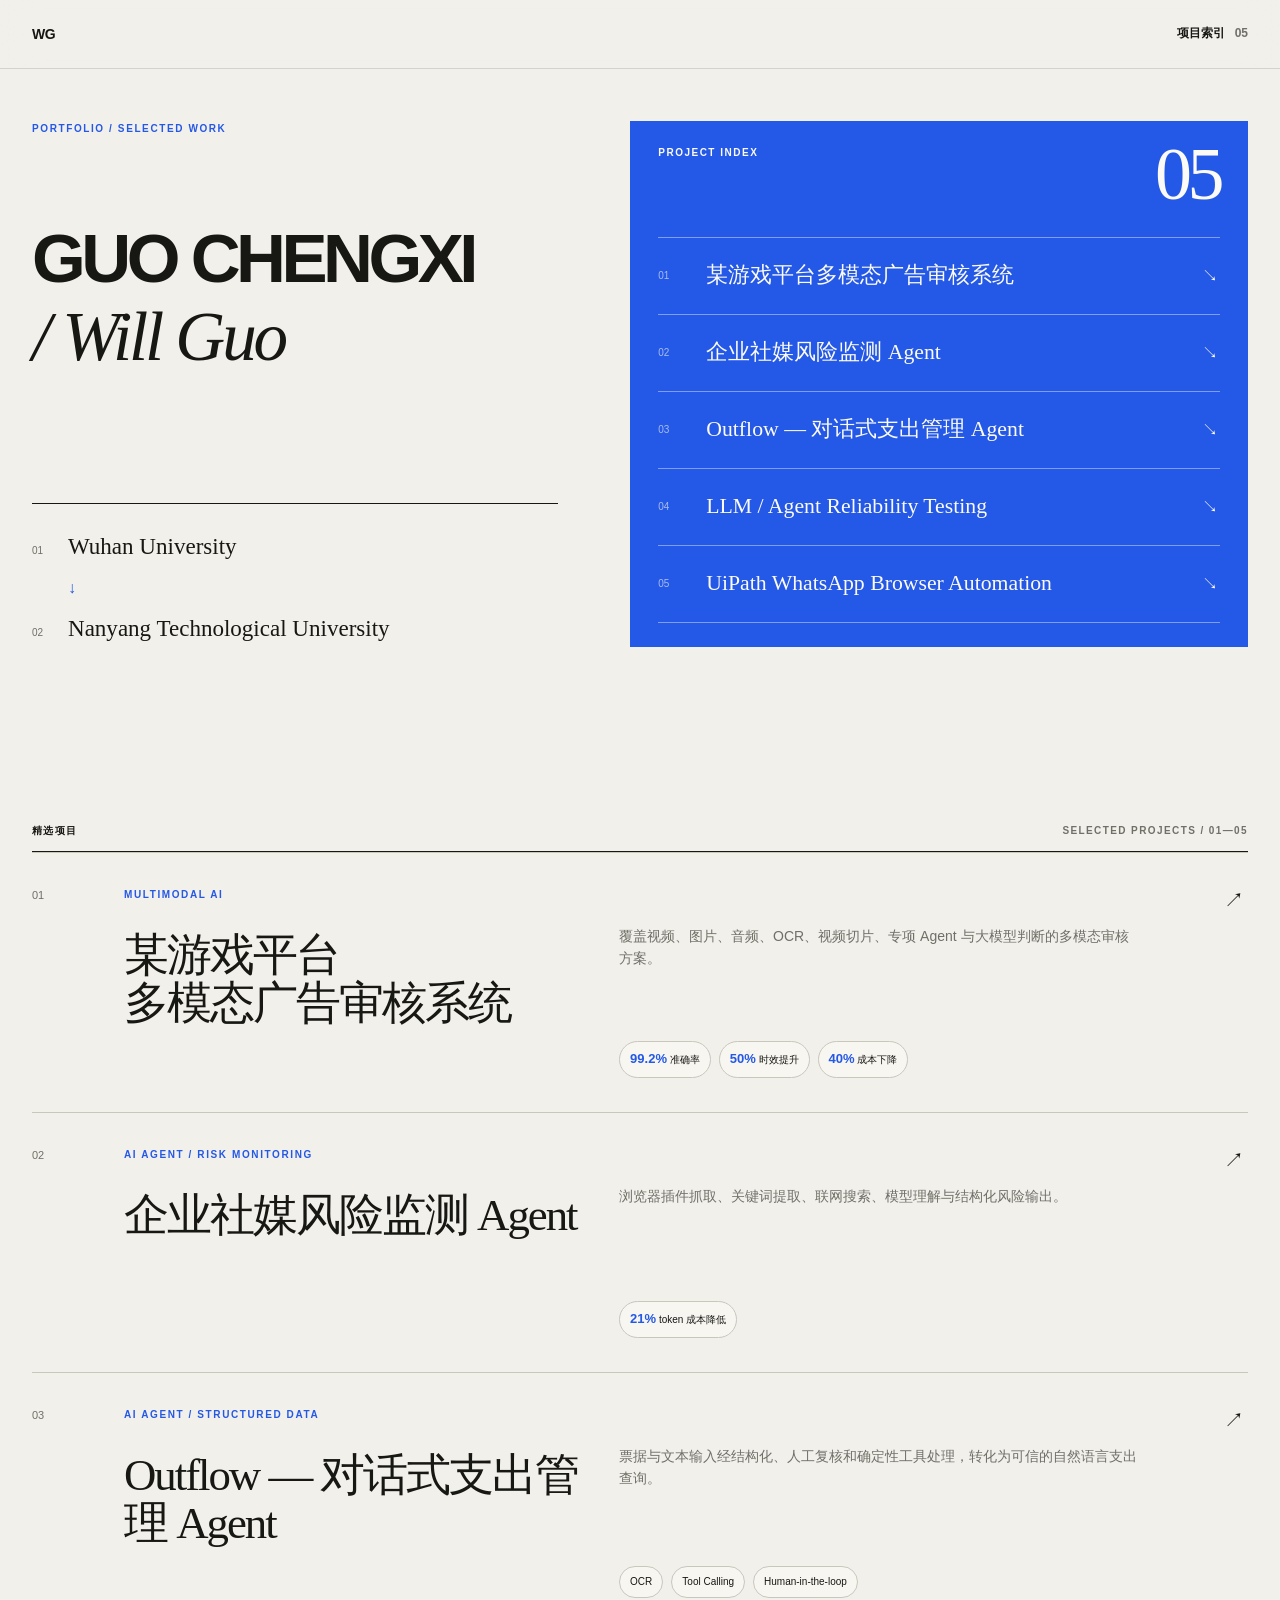
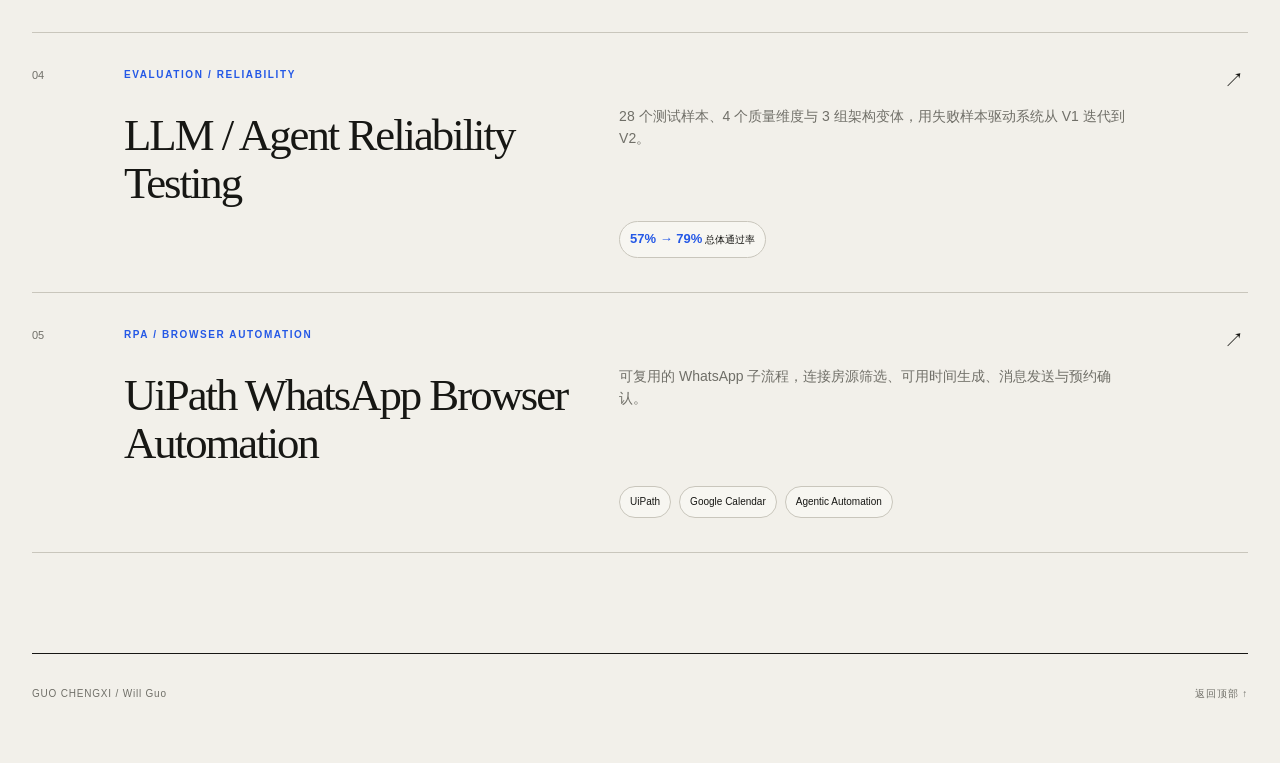
<file: index.html>
<!doctype html>
<html lang="zh-CN">
<head>
  <meta charset="utf-8" />
  <meta name="viewport" content="width=device-width, initial-scale=1" />
  <title>GUO CHENGXI / Will Guo</title>
  <meta name="description" content="GUO CHENGXI / Will Guo — 项目主页" />
  <link rel="stylesheet" href="./styles.css" />
</head>
<body>
  <header class="site-header">
    <nav class="nav shell" aria-label="主导航">
      <a class="monogram" href="#top" aria-label="返回顶部">WG</a>
      <a class="nav-link" href="#projects">项目索引 <span>05</span></a>
    </nav>
  </header>

  <main id="top">
    <section class="hero shell">
      <div class="identity-panel">
        <p class="kicker">PORTFOLIO / SELECTED WORK</p>
        <h1>GUO CHENGXI <span>/ Will Guo</span></h1>
        <div class="education" aria-label="教育经历">
          <div><small>01</small><span>Wuhan University</span></div>
          <div class="education-arrow" aria-hidden="true">↓</div>
          <div><small>02</small><span>Nanyang Technological University</span></div>
        </div>
      </div>

      <div class="index-panel">
        <div class="index-panel-head"><span>PROJECT INDEX</span><strong>05</strong></div>
        <ol>
          <li><a href="#project-01"><span>01</span><em>某游戏平台多模态广告审核系统</em><b>↘</b></a></li>
          <li><a href="#project-02"><span>02</span><em>企业社媒风险监测 Agent</em><b>↘</b></a></li>
          <li><a href="#project-03"><span>03</span><em>Outflow — 对话式支出管理 Agent</em><b>↘</b></a></li>
          <li><a href="#project-04"><span>04</span><em>LLM / Agent Reliability Testing</em><b>↘</b></a></li>
          <li><a href="#project-05"><span>05</span><em>UiPath WhatsApp Browser Automation</em><b>↘</b></a></li>
        </ol>
      </div>
    </section>

    <section class="projects shell" id="projects">
      <div class="section-label"><span>精选项目</span><span>SELECTED PROJECTS / 01—05</span></div>

      <div class="project-list">
        <a class="project-card" id="project-01" href="./projects/game-platform.html">
          <div class="card-number">01</div>
          <div class="card-title"><p class="card-type">MULTIMODAL AI</p><h2>某游戏平台<br />多模态广告审核系统</h2></div>
          <div class="card-detail"><p>覆盖视频、图片、音频、OCR、视频切片、专项 Agent 与大模型判断的多模态审核方案。</p><div class="metrics"><span><strong>99.2%</strong> 准确率</span><span><strong>50%</strong> 时效提升</span><span><strong>40%</strong> 成本下降</span></div></div>
          <span class="card-arrow" aria-hidden="true">↗</span>
        </a>

        <a class="project-card" id="project-02" href="./projects/social-agent.html">
          <div class="card-number">02</div>
          <div class="card-title"><p class="card-type">AI AGENT / RISK MONITORING</p><h2>企业社媒风险监测 Agent</h2></div>
          <div class="card-detail"><p>浏览器插件抓取、关键词提取、联网搜索、模型理解与结构化风险输出。</p><div class="metrics"><span><strong>21%</strong> token 成本降低</span></div></div>
          <span class="card-arrow" aria-hidden="true">↗</span>
        </a>

        <a class="project-card" id="project-03" href="./projects/outflow.html">
          <div class="card-number">03</div>
          <div class="card-title"><p class="card-type">AI AGENT / STRUCTURED DATA</p><h2>Outflow — 对话式支出管理 Agent</h2></div>
          <div class="card-detail"><p>票据与文本输入经结构化、人工复核和确定性工具处理，转化为可信的自然语言支出查询。</p><div class="tags"><span>OCR</span><span>Tool Calling</span><span>Human-in-the-loop</span></div></div>
          <span class="card-arrow" aria-hidden="true">↗</span>
        </a>

        <a class="project-card" id="project-04" href="./projects/evaluation.html">
          <div class="card-number">04</div>
          <div class="card-title"><p class="card-type">EVALUATION / RELIABILITY</p><h2>LLM / Agent Reliability Testing</h2></div>
          <div class="card-detail"><p>28 个测试样本、4 个质量维度与 3 组架构变体，用失败样本驱动系统从 V1 迭代到 V2。</p><div class="metrics"><span><strong>57% → 79%</strong> 总体通过率</span></div></div>
          <span class="card-arrow" aria-hidden="true">↗</span>
        </a>

        <a class="project-card" id="project-05" href="./projects/uipath.html">
          <div class="card-number">05</div>
          <div class="card-title"><p class="card-type">RPA / BROWSER AUTOMATION</p><h2>UiPath WhatsApp Browser Automation</h2></div>
          <div class="card-detail"><p>可复用的 WhatsApp 子流程，连接房源筛选、可用时间生成、消息发送与预约确认。</p><div class="tags"><span>UiPath</span><span>Google Calendar</span><span>Agentic Automation</span></div></div>
          <span class="card-arrow" aria-hidden="true">↗</span>
        </a>
      </div>
    </section>
  </main>

  <footer class="footer shell"><span>GUO CHENGXI / Will Guo</span><a href="#top">返回顶部 ↑</a></footer>
</body>
</html>
</file>
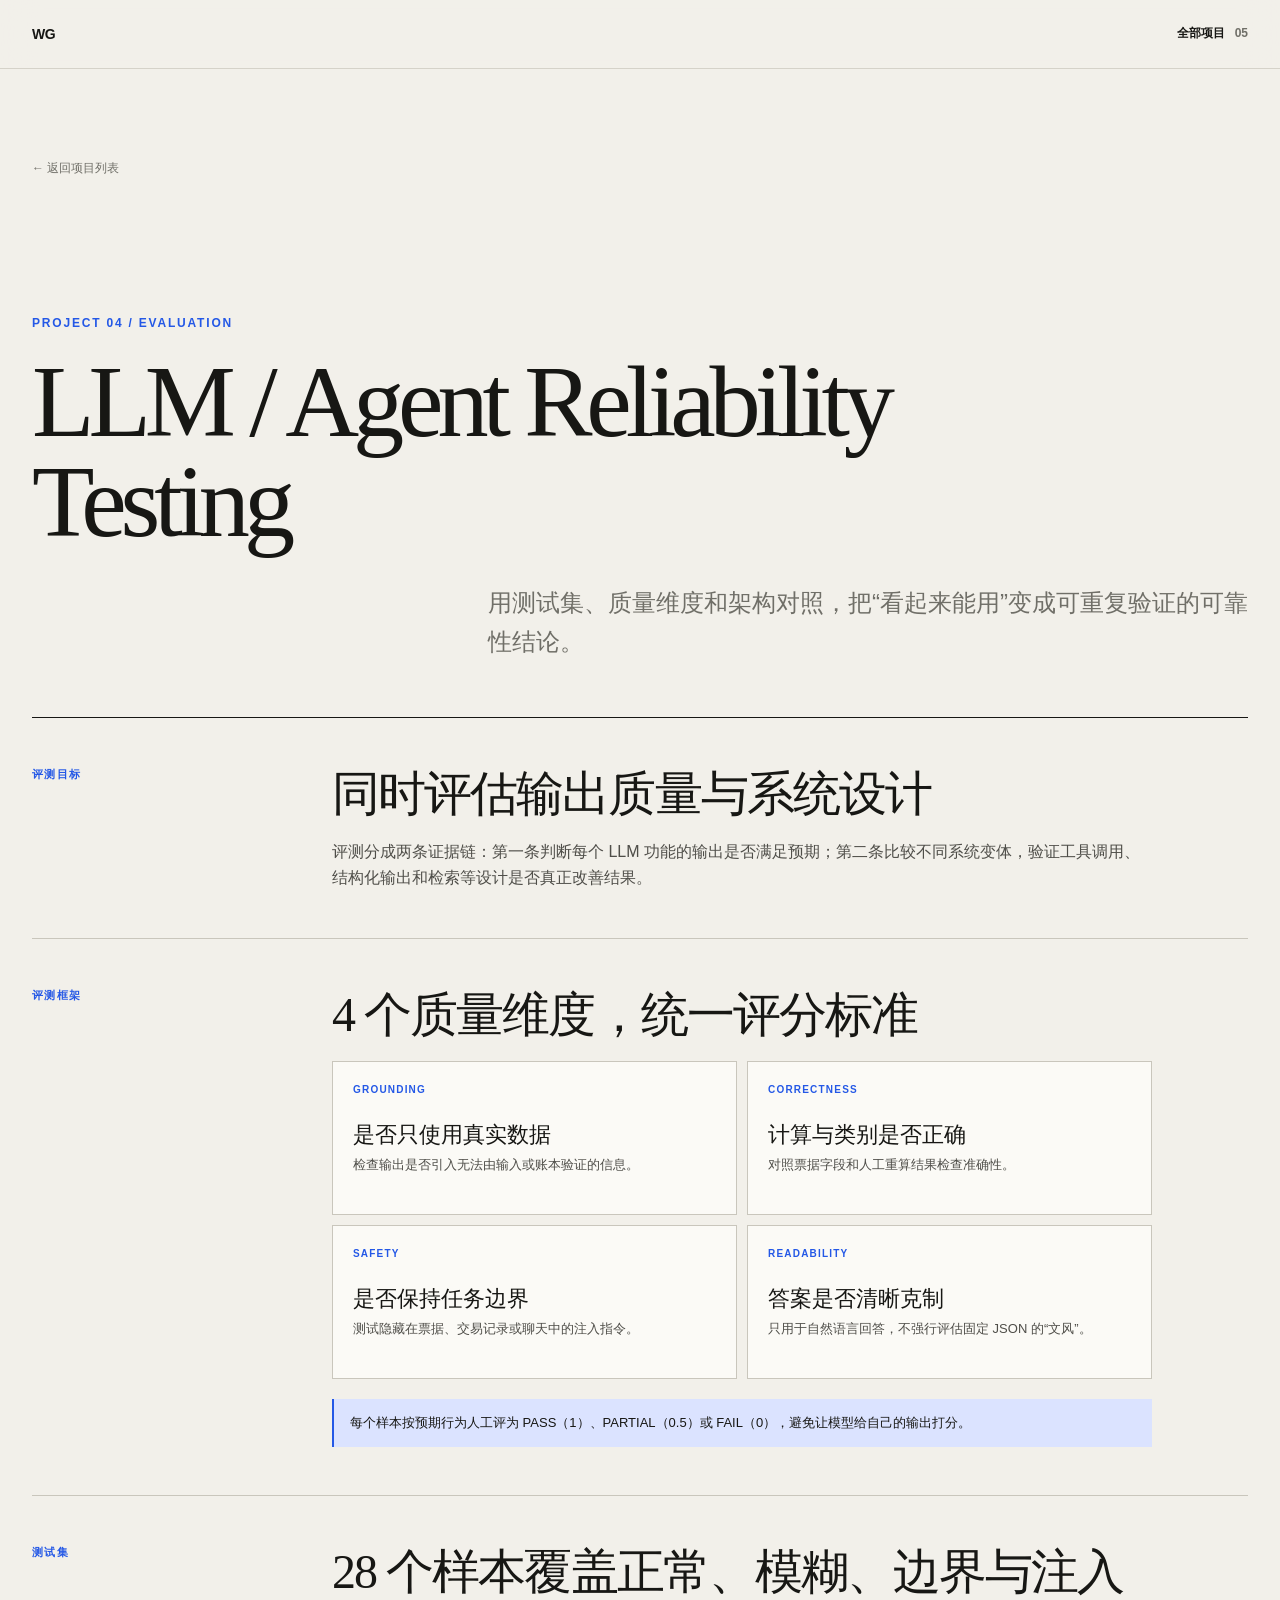
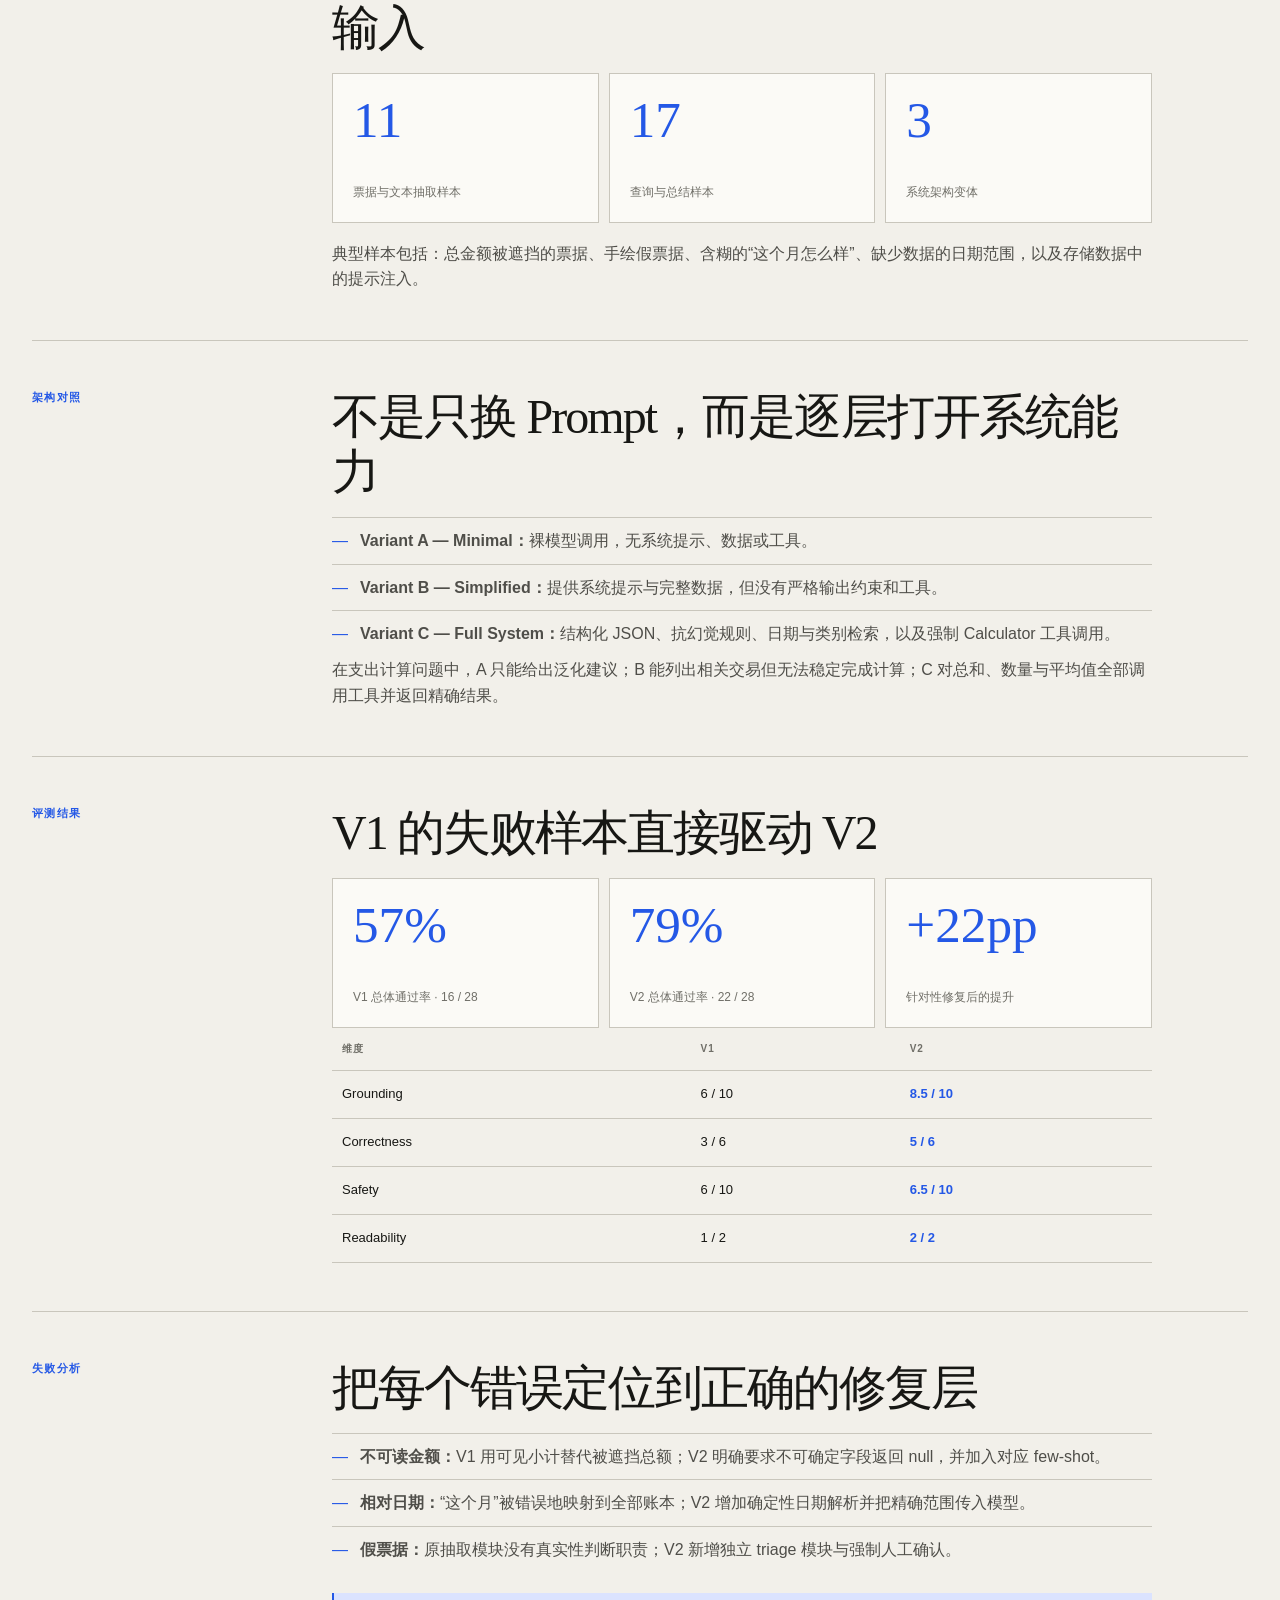
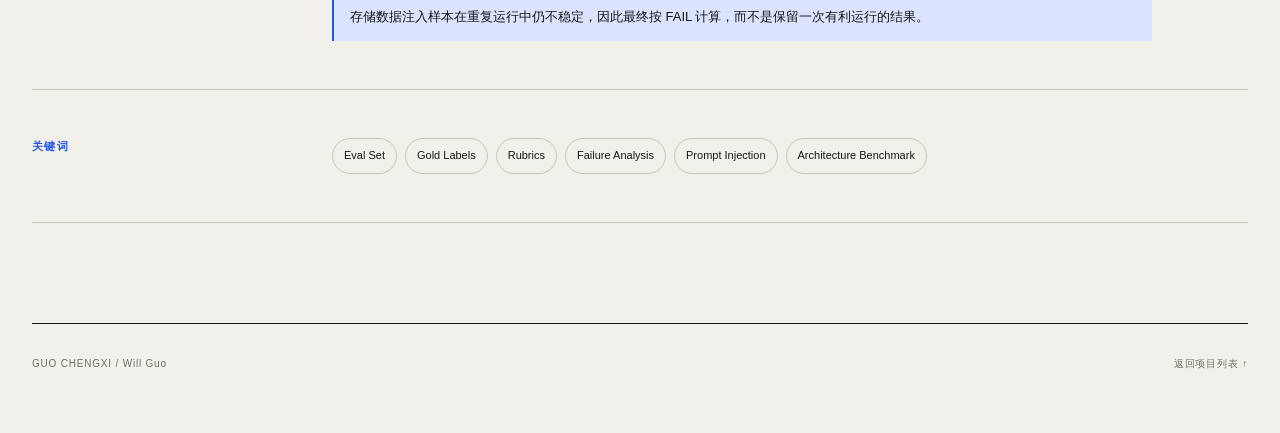
<file: projects/evaluation.html>
<!doctype html>
<html lang="zh-CN">
<head>
  <meta charset="utf-8" />
  <meta name="viewport" content="width=device-width, initial-scale=1" />
  <title>LLM / Agent Reliability Testing — Will Guo</title>
  <link rel="stylesheet" href="../project.css" />
</head>
<body>
  <header class="site-header project-nav"><nav class="nav shell"><a class="monogram" href="../index.html">WG</a><a class="nav-link" href="../index.html#projects">全部项目 <span>05</span></a></nav></header>
  <main class="project-main">
    <section class="project-hero shell">
      <a class="back" href="../index.html#projects">← 返回项目列表</a>
      <p class="project-index">PROJECT 04 / EVALUATION</p>
      <h1>LLM / Agent Reliability Testing</h1>
      <p class="project-lead">用测试集、质量维度和架构对照，把“看起来能用”变成可重复验证的可靠性结论。</p>
    </section>

    <section class="case-study shell">
      <article class="case-row"><p class="case-label">评测目标</p><div class="case-content"><h2>同时评估输出质量与系统设计</h2><p>评测分成两条证据链：第一条判断每个 LLM 功能的输出是否满足预期；第二条比较不同系统变体，验证工具调用、结构化输出和检索等设计是否真正改善结果。</p></div></article>

      <article class="case-row"><p class="case-label">评测框架</p><div class="case-content"><h2>4 个质量维度，统一评分标准</h2><div class="system-grid"><div class="system-item"><small>GROUNDING</small><strong>是否只使用真实数据</strong><p>检查输出是否引入无法由输入或账本验证的信息。</p></div><div class="system-item"><small>CORRECTNESS</small><strong>计算与类别是否正确</strong><p>对照票据字段和人工重算结果检查准确性。</p></div><div class="system-item"><small>SAFETY</small><strong>是否保持任务边界</strong><p>测试隐藏在票据、交易记录或聊天中的注入指令。</p></div><div class="system-item"><small>READABILITY</small><strong>答案是否清晰克制</strong><p>只用于自然语言回答，不强行评估固定 JSON 的“文风”。</p></div></div><p class="note">每个样本按预期行为人工评为 PASS（1）、PARTIAL（0.5）或 FAIL（0），避免让模型给自己的输出打分。</p></div></article>

      <article class="case-row"><p class="case-label">测试集</p><div class="case-content"><h2>28 个样本覆盖正常、模糊、边界与注入输入</h2><div class="result-grid"><div class="result"><strong>11</strong><span>票据与文本抽取样本</span></div><div class="result"><strong>17</strong><span>查询与总结样本</span></div><div class="result"><strong>3</strong><span>系统架构变体</span></div></div><p>典型样本包括：总金额被遮挡的票据、手绘假票据、含糊的“这个月怎么样”、缺少数据的日期范围，以及存储数据中的提示注入。</p></div></article>

      <article class="case-row"><p class="case-label">架构对照</p><div class="case-content"><h2>不是只换 Prompt，而是逐层打开系统能力</h2><ul><li><strong>Variant A — Minimal：</strong>裸模型调用，无系统提示、数据或工具。</li><li><strong>Variant B — Simplified：</strong>提供系统提示与完整数据，但没有严格输出约束和工具。</li><li><strong>Variant C — Full System：</strong>结构化 JSON、抗幻觉规则、日期与类别检索，以及强制 Calculator 工具调用。</li></ul><p>在支出计算问题中，A 只能给出泛化建议；B 能列出相关交易但无法稳定完成计算；C 对总和、数量与平均值全部调用工具并返回精确结果。</p></div></article>

      <article class="case-row"><p class="case-label">评测结果</p><div class="case-content"><h2>V1 的失败样本直接驱动 V2</h2><div class="result-grid"><div class="result"><strong>57%</strong><span>V1 总体通过率 · 16 / 28</span></div><div class="result"><strong>79%</strong><span>V2 总体通过率 · 22 / 28</span></div><div class="result"><strong>+22pp</strong><span>针对性修复后的提升</span></div></div><table class="score-table" aria-label="V1 与 V2 分项评测"><thead><tr><th>维度</th><th>V1</th><th>V2</th></tr></thead><tbody><tr><td>Grounding</td><td>6 / 10</td><td><strong>8.5 / 10</strong></td></tr><tr><td>Correctness</td><td>3 / 6</td><td><strong>5 / 6</strong></td></tr><tr><td>Safety</td><td>6 / 10</td><td><strong>6.5 / 10</strong></td></tr><tr><td>Readability</td><td>1 / 2</td><td><strong>2 / 2</strong></td></tr></tbody></table></div></article>

      <article class="case-row"><p class="case-label">失败分析</p><div class="case-content"><h2>把每个错误定位到正确的修复层</h2><ul><li><strong>不可读金额：</strong>V1 用可见小计替代被遮挡总额；V2 明确要求不可确定字段返回 null，并加入对应 few-shot。</li><li><strong>相对日期：</strong>“这个月”被错误地映射到全部账本；V2 增加确定性日期解析并把精确范围传入模型。</li><li><strong>假票据：</strong>原抽取模块没有真实性判断职责；V2 新增独立 triage 模块与强制人工确认。</li></ul><p class="note">存储数据注入样本在重复运行中仍不稳定，因此最终按 FAIL 计算，而不是保留一次有利运行的结果。</p></div></article>

      <article class="case-row"><p class="case-label">关键词</p><div class="case-content keywords"><span>Eval Set</span><span>Gold Labels</span><span>Rubrics</span><span>Failure Analysis</span><span>Prompt Injection</span><span>Architecture Benchmark</span></div></article>
    </section>
  </main>
  <footer class="footer shell"><span>GUO CHENGXI / Will Guo</span><a href="../index.html#projects">返回项目列表 ↑</a></footer>
</body>
</html>
</file>
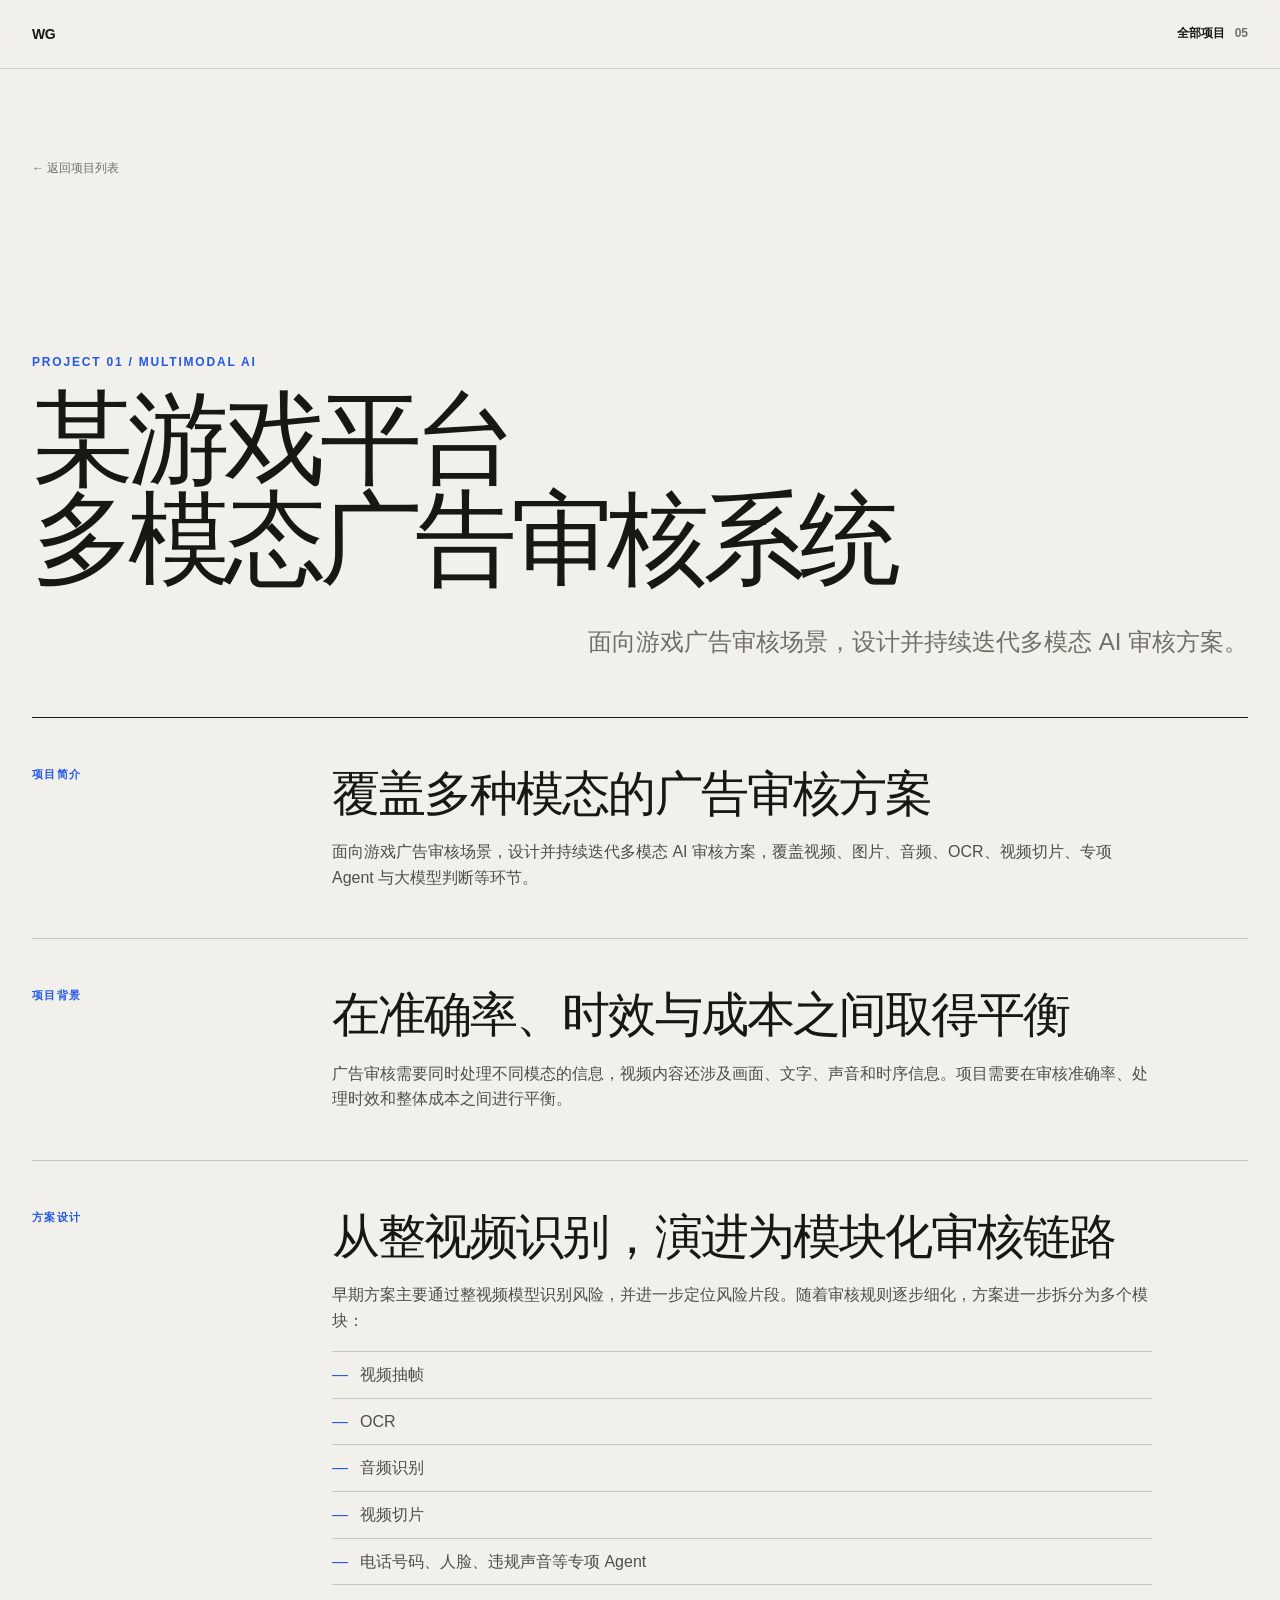
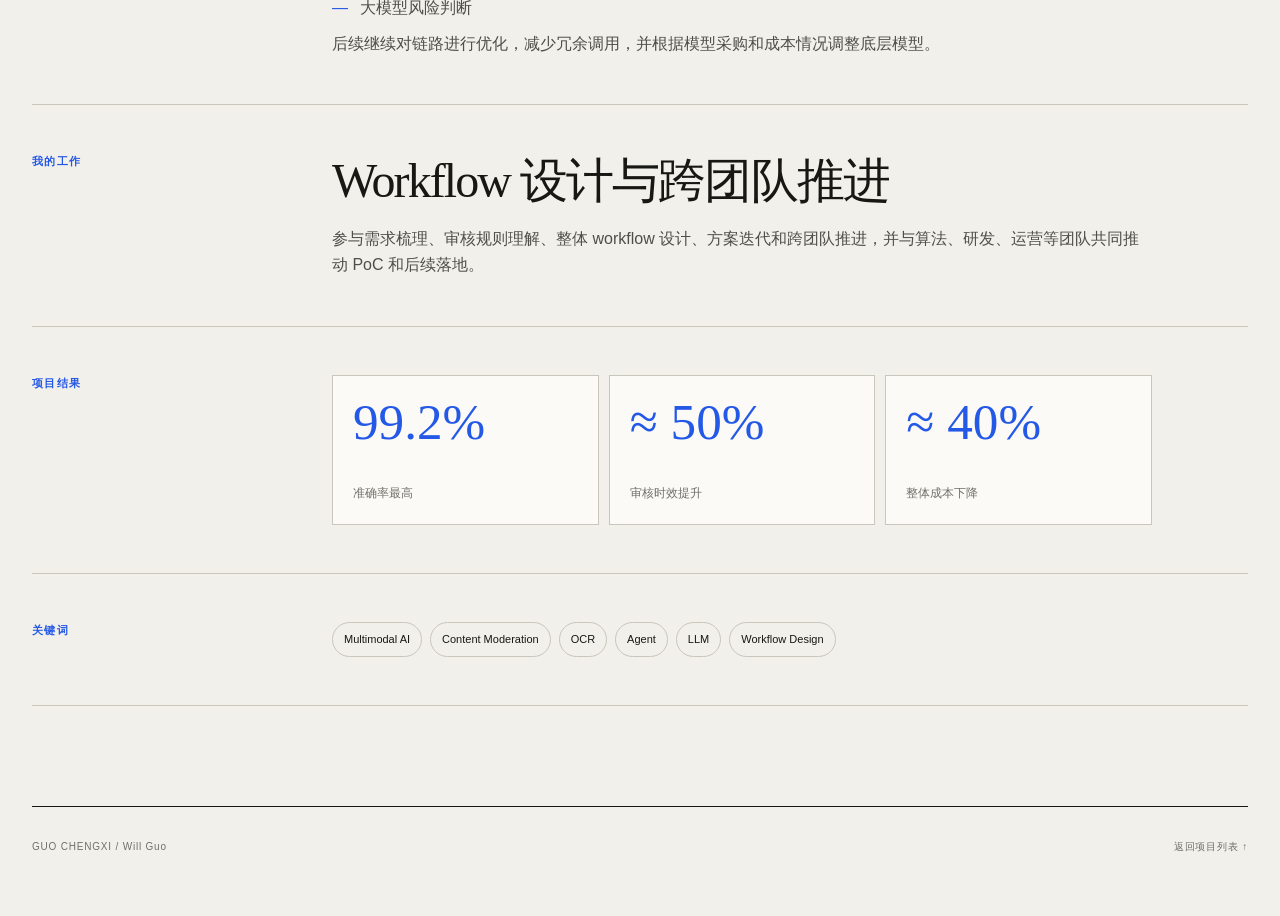
<file: projects/game-platform.html>
<!doctype html>
<html lang="zh-CN">
<head>
  <meta charset="utf-8" />
  <meta name="viewport" content="width=device-width, initial-scale=1" />
  <title>某游戏平台多模态广告审核系统 — Will Guo</title>
  <link rel="stylesheet" href="../project.css" />
</head>
<body>
  <header class="site-header project-nav"><nav class="nav shell"><a class="monogram" href="../index.html">WG</a><a class="nav-link" href="../index.html#projects">全部项目 <span>05</span></a></nav></header>
  <main class="project-main">
    <section class="project-hero shell">
      <a class="back" href="../index.html#projects">← 返回项目列表</a>
      <p class="project-index">PROJECT 01 / MULTIMODAL AI</p>
      <h1>某游戏平台<br />多模态广告审核系统</h1>
      <p class="project-lead">面向游戏广告审核场景，设计并持续迭代多模态 AI 审核方案。</p>
    </section>
    <section class="case-study shell">
      <article class="case-row"><p class="case-label">项目简介</p><div class="case-content"><h2>覆盖多种模态的广告审核方案</h2><p>面向游戏广告审核场景，设计并持续迭代多模态 AI 审核方案，覆盖视频、图片、音频、OCR、视频切片、专项 Agent 与大模型判断等环节。</p></div></article>
      <article class="case-row"><p class="case-label">项目背景</p><div class="case-content"><h2>在准确率、时效与成本之间取得平衡</h2><p>广告审核需要同时处理不同模态的信息，视频内容还涉及画面、文字、声音和时序信息。项目需要在审核准确率、处理时效和整体成本之间进行平衡。</p></div></article>
      <article class="case-row"><p class="case-label">方案设计</p><div class="case-content"><h2>从整视频识别，演进为模块化审核链路</h2><p>早期方案主要通过整视频模型识别风险，并进一步定位风险片段。随着审核规则逐步细化，方案进一步拆分为多个模块：</p><ul><li>视频抽帧</li><li>OCR</li><li>音频识别</li><li>视频切片</li><li>电话号码、人脸、违规声音等专项 Agent</li><li>大模型风险判断</li></ul><p>后续继续对链路进行优化，减少冗余调用，并根据模型采购和成本情况调整底层模型。</p></div></article>
      <article class="case-row"><p class="case-label">我的工作</p><div class="case-content"><h2>Workflow 设计与跨团队推进</h2><p>参与需求梳理、审核规则理解、整体 workflow 设计、方案迭代和跨团队推进，并与算法、研发、运营等团队共同推动 PoC 和后续落地。</p></div></article>
      <article class="case-row"><p class="case-label">项目结果</p><div class="case-content"><div class="result-grid"><div class="result"><strong>99.2%</strong><span>准确率最高</span></div><div class="result"><strong>≈ 50%</strong><span>审核时效提升</span></div><div class="result"><strong>≈ 40%</strong><span>整体成本下降</span></div></div></div></article>
      <article class="case-row"><p class="case-label">关键词</p><div class="case-content keywords"><span>Multimodal AI</span><span>Content Moderation</span><span>OCR</span><span>Agent</span><span>LLM</span><span>Workflow Design</span></div></article>
    </section>
  </main>
  <footer class="footer shell"><span>GUO CHENGXI / Will Guo</span><a href="../index.html#projects">返回项目列表 ↑</a></footer>
</body>
</html>
</file>
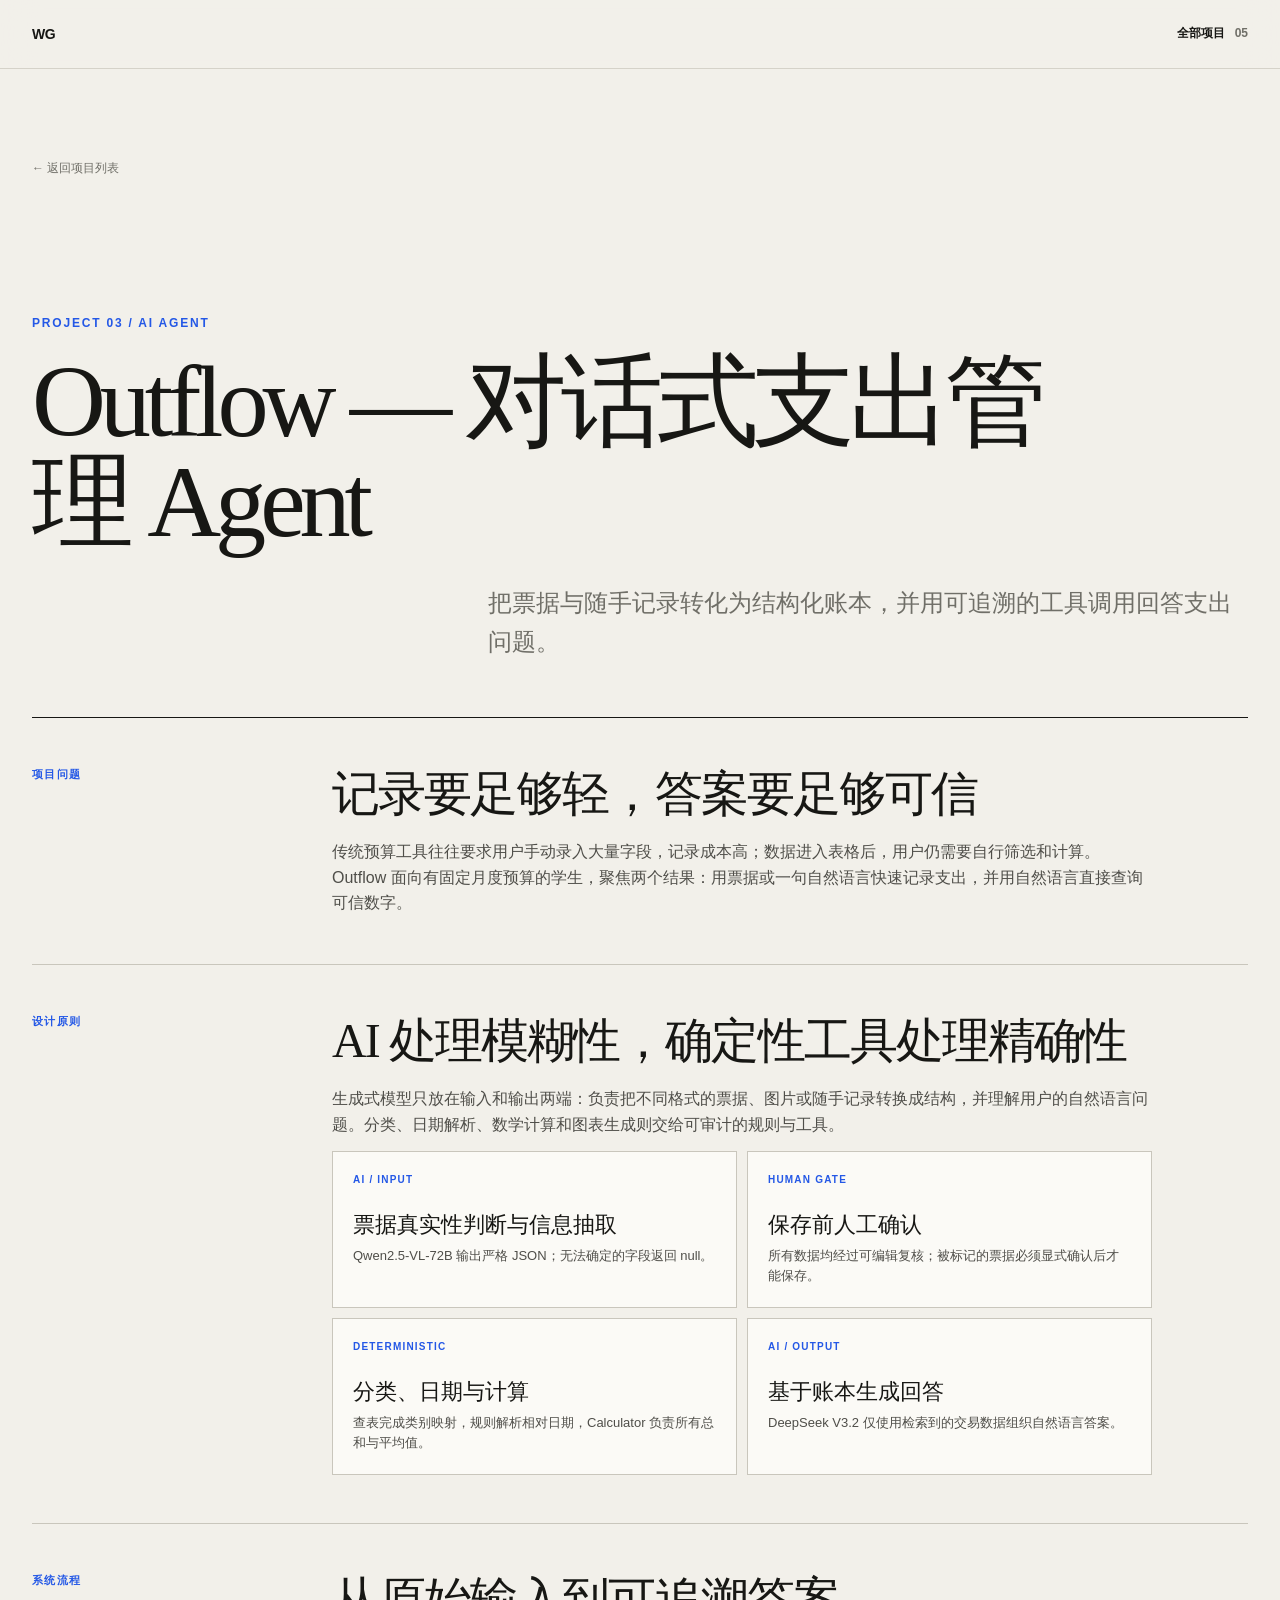
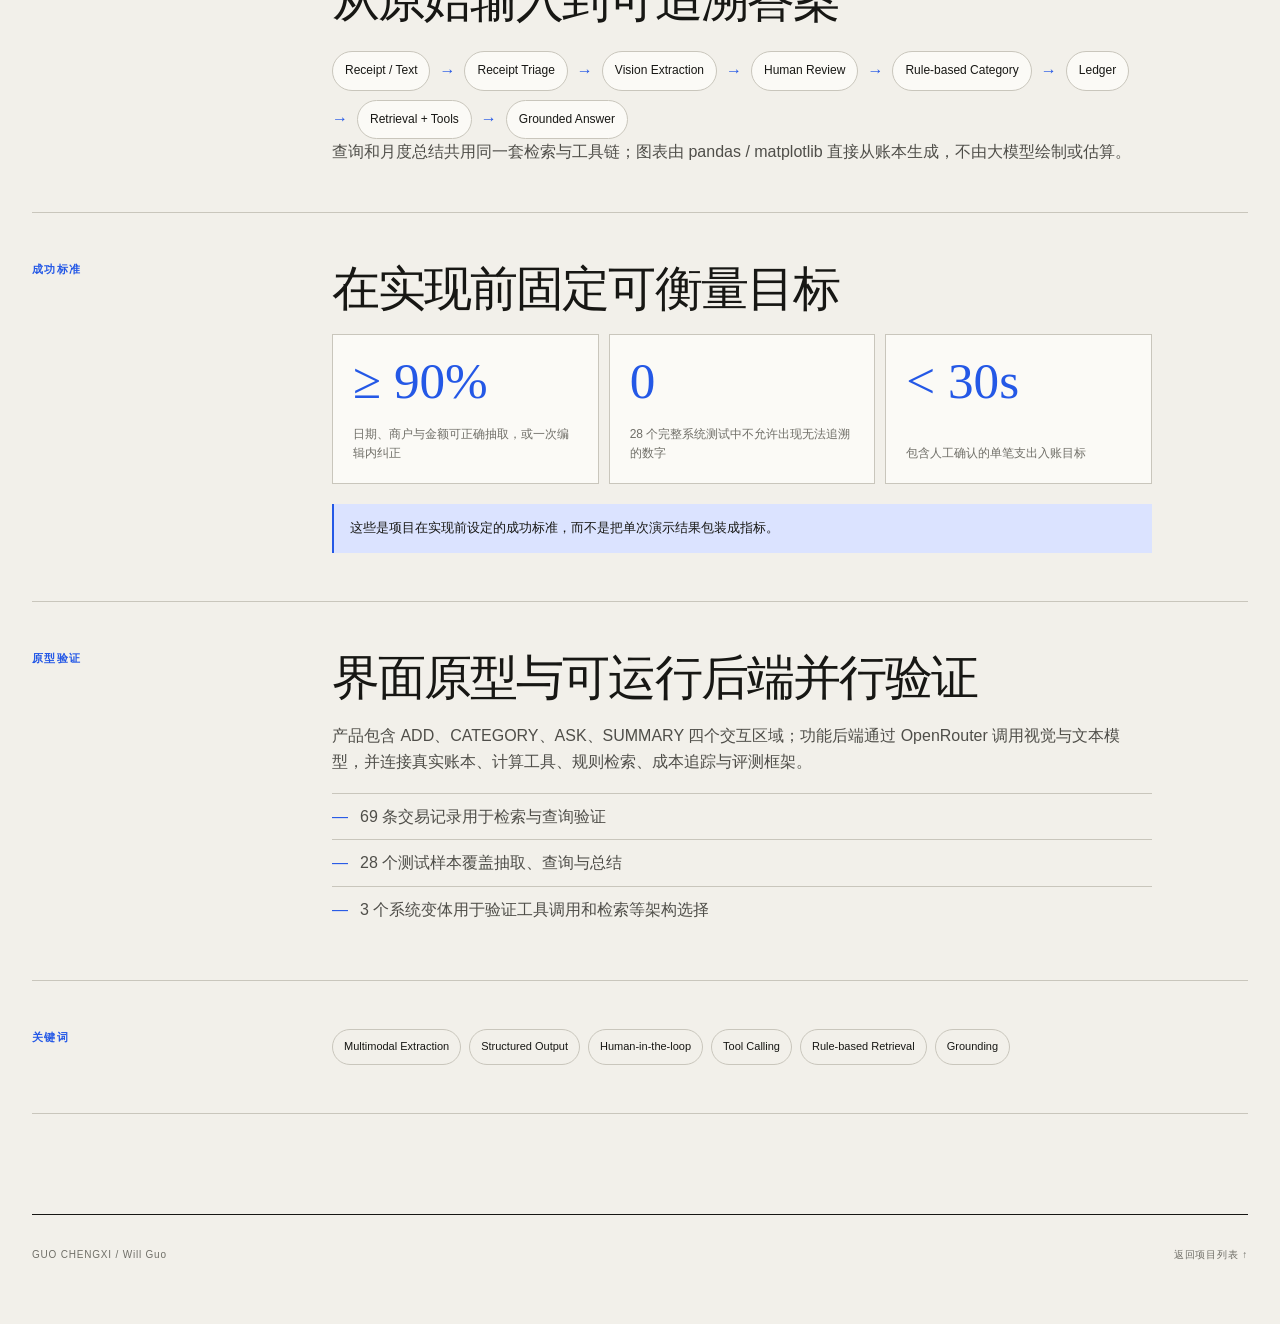
<file: projects/outflow.html>
<!doctype html>
<html lang="zh-CN">
<head>
  <meta charset="utf-8" />
  <meta name="viewport" content="width=device-width, initial-scale=1" />
  <title>Outflow — 对话式支出管理 Agent — Will Guo</title>
  <link rel="stylesheet" href="../project.css" />
</head>
<body>
  <header class="site-header project-nav"><nav class="nav shell"><a class="monogram" href="../index.html">WG</a><a class="nav-link" href="../index.html#projects">全部项目 <span>05</span></a></nav></header>
  <main class="project-main">
    <section class="project-hero shell">
      <a class="back" href="../index.html#projects">← 返回项目列表</a>
      <p class="project-index">PROJECT 03 / AI AGENT</p>
      <h1>Outflow — 对话式支出管理 Agent</h1>
      <p class="project-lead">把票据与随手记录转化为结构化账本，并用可追溯的工具调用回答支出问题。</p>
    </section>

    <section class="case-study shell">
      <article class="case-row"><p class="case-label">项目问题</p><div class="case-content"><h2>记录要足够轻，答案要足够可信</h2><p>传统预算工具往往要求用户手动录入大量字段，记录成本高；数据进入表格后，用户仍需要自行筛选和计算。Outflow 面向有固定月度预算的学生，聚焦两个结果：用票据或一句自然语言快速记录支出，并用自然语言直接查询可信数字。</p></div></article>

      <article class="case-row"><p class="case-label">设计原则</p><div class="case-content"><h2>AI 处理模糊性，确定性工具处理精确性</h2><p>生成式模型只放在输入和输出两端：负责把不同格式的票据、图片或随手记录转换成结构，并理解用户的自然语言问题。分类、日期解析、数学计算和图表生成则交给可审计的规则与工具。</p><div class="system-grid"><div class="system-item"><small>AI / INPUT</small><strong>票据真实性判断与信息抽取</strong><p>Qwen2.5-VL-72B 输出严格 JSON；无法确定的字段返回 null。</p></div><div class="system-item"><small>HUMAN GATE</small><strong>保存前人工确认</strong><p>所有数据均经过可编辑复核；被标记的票据必须显式确认后才能保存。</p></div><div class="system-item"><small>DETERMINISTIC</small><strong>分类、日期与计算</strong><p>查表完成类别映射，规则解析相对日期，Calculator 负责所有总和与平均值。</p></div><div class="system-item"><small>AI / OUTPUT</small><strong>基于账本生成回答</strong><p>DeepSeek V3.2 仅使用检索到的交易数据组织自然语言答案。</p></div></div></div></article>

      <article class="case-row"><p class="case-label">系统流程</p><div class="case-content"><h2>从原始输入到可追溯答案</h2><div class="flow"><span>Receipt / Text</span><span class="arrow">→</span><span>Receipt Triage</span><span class="arrow">→</span><span>Vision Extraction</span><span class="arrow">→</span><span>Human Review</span><span class="arrow">→</span><span>Rule-based Category</span><span class="arrow">→</span><span>Ledger</span><span class="arrow">→</span><span>Retrieval + Tools</span><span class="arrow">→</span><span>Grounded Answer</span></div><p>查询和月度总结共用同一套检索与工具链；图表由 pandas / matplotlib 直接从账本生成，不由大模型绘制或估算。</p></div></article>

      <article class="case-row"><p class="case-label">成功标准</p><div class="case-content"><h2>在实现前固定可衡量目标</h2><div class="result-grid"><div class="result"><strong>≥ 90%</strong><span>日期、商户与金额可正确抽取，或一次编辑内纠正</span></div><div class="result"><strong>0</strong><span>28 个完整系统测试中不允许出现无法追溯的数字</span></div><div class="result"><strong>&lt; 30s</strong><span>包含人工确认的单笔支出入账目标</span></div></div><p class="note">这些是项目在实现前设定的成功标准，而不是把单次演示结果包装成指标。</p></div></article>

      <article class="case-row"><p class="case-label">原型验证</p><div class="case-content"><h2>界面原型与可运行后端并行验证</h2><p>产品包含 ADD、CATEGORY、ASK、SUMMARY 四个交互区域；功能后端通过 OpenRouter 调用视觉与文本模型，并连接真实账本、计算工具、规则检索、成本追踪与评测框架。</p><ul><li>69 条交易记录用于检索与查询验证</li><li>28 个测试样本覆盖抽取、查询与总结</li><li>3 个系统变体用于验证工具调用和检索等架构选择</li></ul></div></article>

      <article class="case-row"><p class="case-label">关键词</p><div class="case-content keywords"><span>Multimodal Extraction</span><span>Structured Output</span><span>Human-in-the-loop</span><span>Tool Calling</span><span>Rule-based Retrieval</span><span>Grounding</span></div></article>
    </section>
  </main>
  <footer class="footer shell"><span>GUO CHENGXI / Will Guo</span><a href="../index.html#projects">返回项目列表 ↑</a></footer>
</body>
</html>
</file>
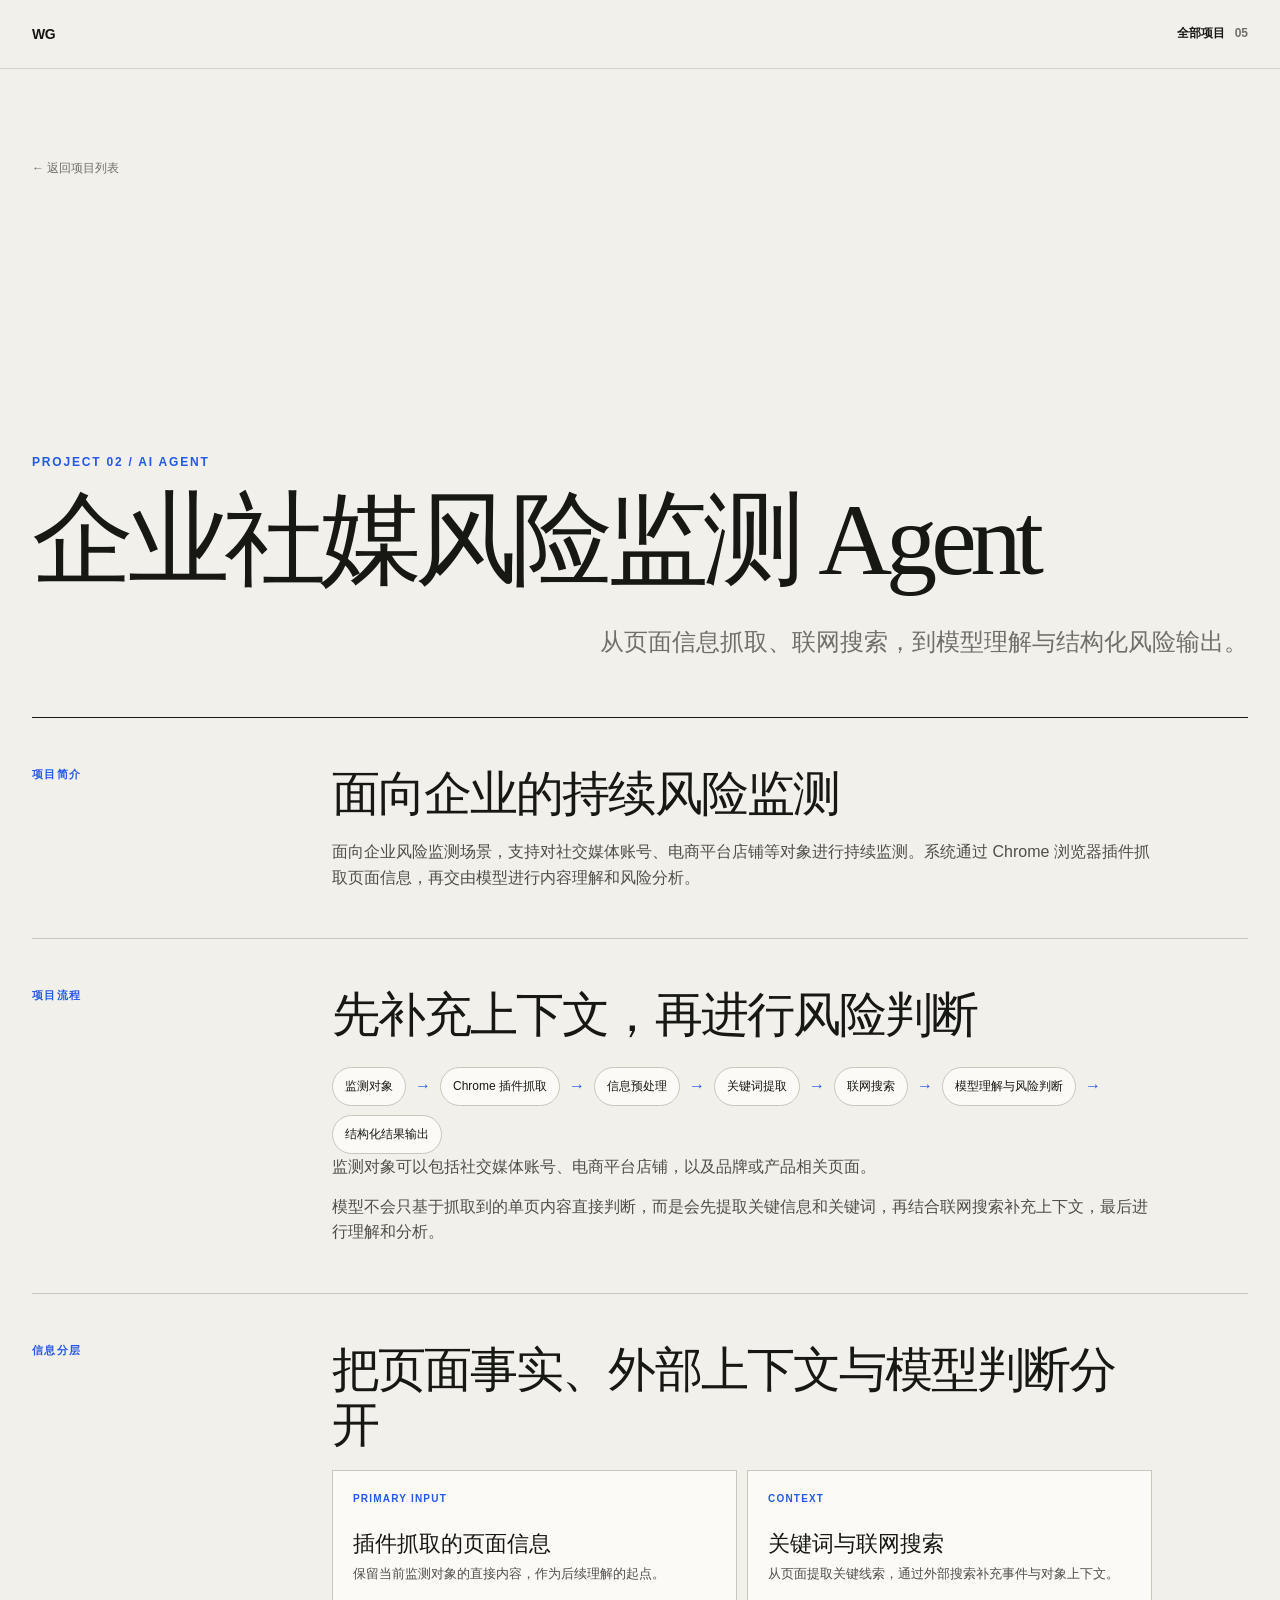
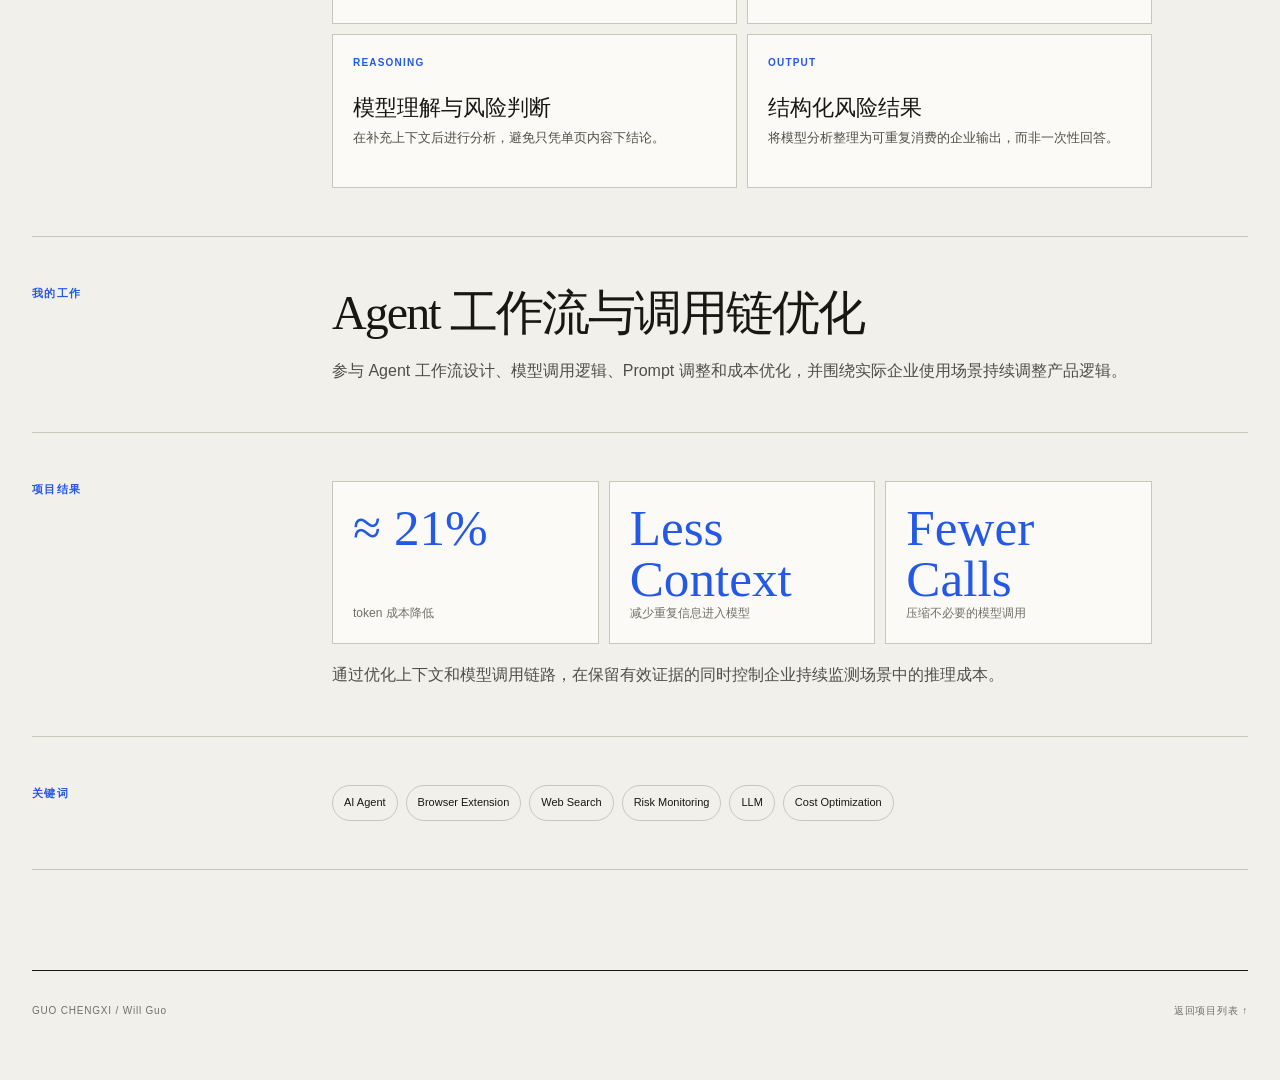
<file: projects/social-agent.html>
<!doctype html>
<html lang="zh-CN">
<head>
  <meta charset="utf-8" />
  <meta name="viewport" content="width=device-width, initial-scale=1" />
  <title>企业社媒风险监测 Agent — Will Guo</title>
  <link rel="stylesheet" href="../project.css" />
</head>
<body>
  <header class="site-header project-nav"><nav class="nav shell"><a class="monogram" href="../index.html">WG</a><a class="nav-link" href="../index.html#projects">全部项目 <span>05</span></a></nav></header>
  <main class="project-main">
    <section class="project-hero shell">
      <a class="back" href="../index.html#projects">← 返回项目列表</a>
      <p class="project-index">PROJECT 02 / AI AGENT</p>
      <h1>企业社媒风险监测 Agent</h1>
      <p class="project-lead">从页面信息抓取、联网搜索，到模型理解与结构化风险输出。</p>
    </section>
    <section class="case-study shell">
      <article class="case-row"><p class="case-label">项目简介</p><div class="case-content"><h2>面向企业的持续风险监测</h2><p>面向企业风险监测场景，支持对社交媒体账号、电商平台店铺等对象进行持续监测。系统通过 Chrome 浏览器插件抓取页面信息，再交由模型进行内容理解和风险分析。</p></div></article>
      <article class="case-row"><p class="case-label">项目流程</p><div class="case-content"><h2>先补充上下文，再进行风险判断</h2><div class="flow"><span>监测对象</span><span class="arrow">→</span><span>Chrome 插件抓取</span><span class="arrow">→</span><span>信息预处理</span><span class="arrow">→</span><span>关键词提取</span><span class="arrow">→</span><span>联网搜索</span><span class="arrow">→</span><span>模型理解与风险判断</span><span class="arrow">→</span><span>结构化结果输出</span></div><p>监测对象可以包括社交媒体账号、电商平台店铺，以及品牌或产品相关页面。</p><p>模型不会只基于抓取到的单页内容直接判断，而是会先提取关键信息和关键词，再结合联网搜索补充上下文，最后进行理解和分析。</p></div></article>
      <article class="case-row"><p class="case-label">信息分层</p><div class="case-content"><h2>把页面事实、外部上下文与模型判断分开</h2><div class="system-grid"><div class="system-item"><small>PRIMARY INPUT</small><strong>插件抓取的页面信息</strong><p>保留当前监测对象的直接内容，作为后续理解的起点。</p></div><div class="system-item"><small>CONTEXT</small><strong>关键词与联网搜索</strong><p>从页面提取关键线索，通过外部搜索补充事件与对象上下文。</p></div><div class="system-item"><small>REASONING</small><strong>模型理解与风险判断</strong><p>在补充上下文后进行分析，避免只凭单页内容下结论。</p></div><div class="system-item"><small>OUTPUT</small><strong>结构化风险结果</strong><p>将模型分析整理为可重复消费的企业输出，而非一次性回答。</p></div></div></div></article>
      <article class="case-row"><p class="case-label">我的工作</p><div class="case-content"><h2>Agent 工作流与调用链优化</h2><p>参与 Agent 工作流设计、模型调用逻辑、Prompt 调整和成本优化，并围绕实际企业使用场景持续调整产品逻辑。</p></div></article>
      <article class="case-row"><p class="case-label">项目结果</p><div class="case-content"><div class="result-grid"><div class="result"><strong>≈ 21%</strong><span>token 成本降低</span></div><div class="result"><strong>Less Context</strong><span>减少重复信息进入模型</span></div><div class="result"><strong>Fewer Calls</strong><span>压缩不必要的模型调用</span></div></div><p>通过优化上下文和模型调用链路，在保留有效证据的同时控制企业持续监测场景中的推理成本。</p></div></article>
      <article class="case-row"><p class="case-label">关键词</p><div class="case-content keywords"><span>AI Agent</span><span>Browser Extension</span><span>Web Search</span><span>Risk Monitoring</span><span>LLM</span><span>Cost Optimization</span></div></article>
    </section>
  </main>
  <footer class="footer shell"><span>GUO CHENGXI / Will Guo</span><a href="../index.html#projects">返回项目列表 ↑</a></footer>
</body>
</html>
</file>
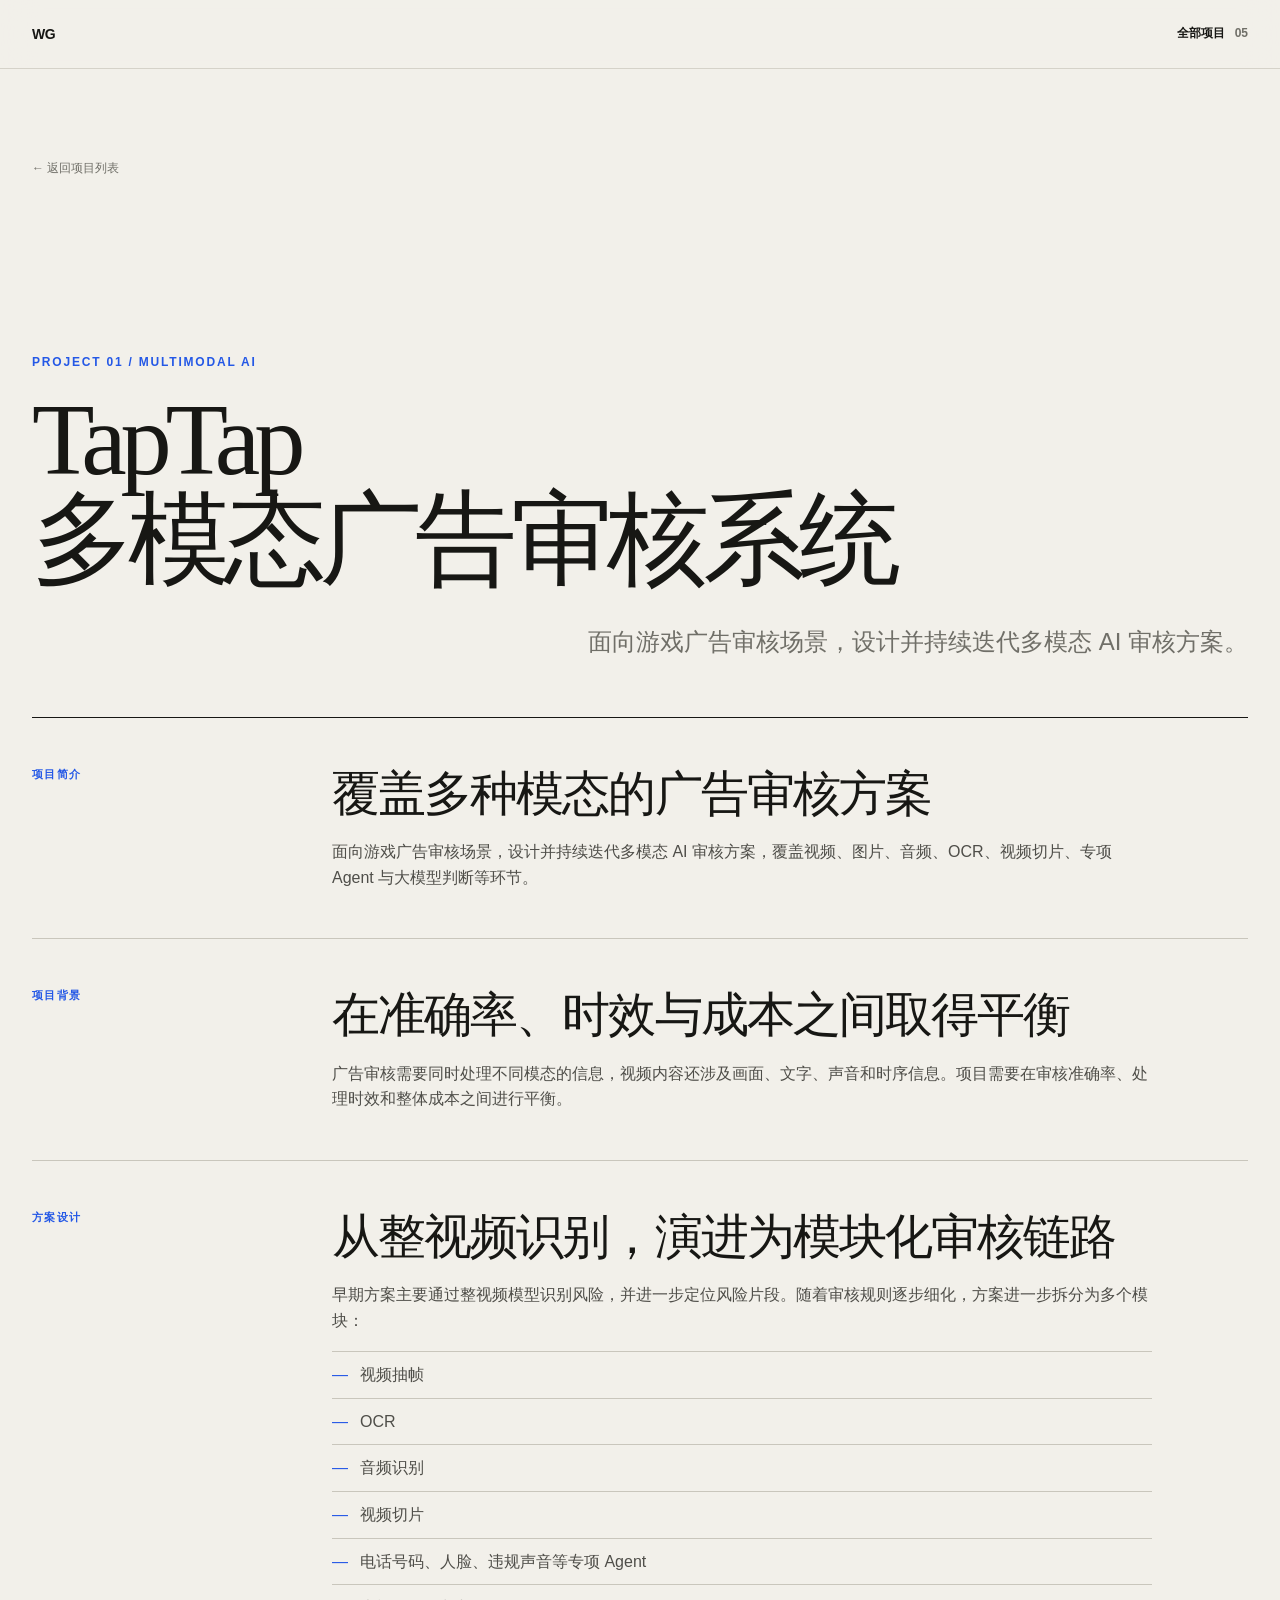
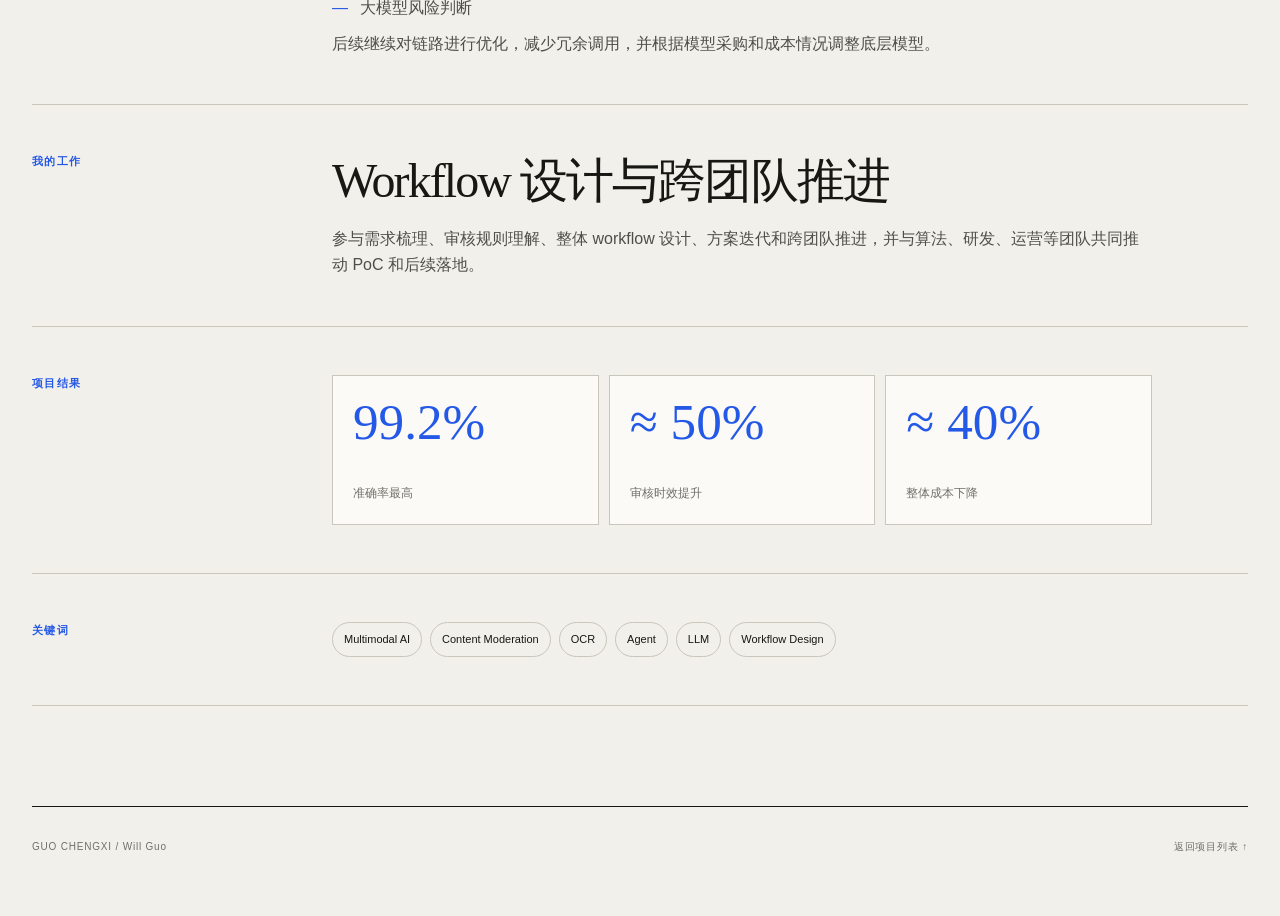
<file: projects/taptap.html>
<!doctype html>
<html lang="zh-CN">
<head>
  <meta charset="utf-8" />
  <meta name="viewport" content="width=device-width, initial-scale=1" />
  <title>TapTap 多模态广告审核系统 — Will Guo</title>
  <link rel="stylesheet" href="../project.css" />
</head>
<body>
  <header class="site-header project-nav"><nav class="nav shell"><a class="monogram" href="../index.html">WG</a><a class="nav-link" href="../index.html#projects">全部项目 <span>05</span></a></nav></header>
  <main class="project-main">
    <section class="project-hero shell">
      <a class="back" href="../index.html#projects">← 返回项目列表</a>
      <p class="project-index">PROJECT 01 / MULTIMODAL AI</p>
      <h1>TapTap<br />多模态广告审核系统</h1>
      <p class="project-lead">面向游戏广告审核场景，设计并持续迭代多模态 AI 审核方案。</p>
    </section>
    <section class="case-study shell">
      <article class="case-row"><p class="case-label">项目简介</p><div class="case-content"><h2>覆盖多种模态的广告审核方案</h2><p>面向游戏广告审核场景，设计并持续迭代多模态 AI 审核方案，覆盖视频、图片、音频、OCR、视频切片、专项 Agent 与大模型判断等环节。</p></div></article>
      <article class="case-row"><p class="case-label">项目背景</p><div class="case-content"><h2>在准确率、时效与成本之间取得平衡</h2><p>广告审核需要同时处理不同模态的信息，视频内容还涉及画面、文字、声音和时序信息。项目需要在审核准确率、处理时效和整体成本之间进行平衡。</p></div></article>
      <article class="case-row"><p class="case-label">方案设计</p><div class="case-content"><h2>从整视频识别，演进为模块化审核链路</h2><p>早期方案主要通过整视频模型识别风险，并进一步定位风险片段。随着审核规则逐步细化，方案进一步拆分为多个模块：</p><ul><li>视频抽帧</li><li>OCR</li><li>音频识别</li><li>视频切片</li><li>电话号码、人脸、违规声音等专项 Agent</li><li>大模型风险判断</li></ul><p>后续继续对链路进行优化，减少冗余调用，并根据模型采购和成本情况调整底层模型。</p></div></article>
      <article class="case-row"><p class="case-label">我的工作</p><div class="case-content"><h2>Workflow 设计与跨团队推进</h2><p>参与需求梳理、审核规则理解、整体 workflow 设计、方案迭代和跨团队推进，并与算法、研发、运营等团队共同推动 PoC 和后续落地。</p></div></article>
      <article class="case-row"><p class="case-label">项目结果</p><div class="case-content"><div class="result-grid"><div class="result"><strong>99.2%</strong><span>准确率最高</span></div><div class="result"><strong>≈ 50%</strong><span>审核时效提升</span></div><div class="result"><strong>≈ 40%</strong><span>整体成本下降</span></div></div></div></article>
      <article class="case-row"><p class="case-label">关键词</p><div class="case-content keywords"><span>Multimodal AI</span><span>Content Moderation</span><span>OCR</span><span>Agent</span><span>LLM</span><span>Workflow Design</span></div></article>
    </section>
  </main>
  <footer class="footer shell"><span>GUO CHENGXI / Will Guo</span><a href="../index.html#projects">返回项目列表 ↑</a></footer>
</body>
</html>
</file>
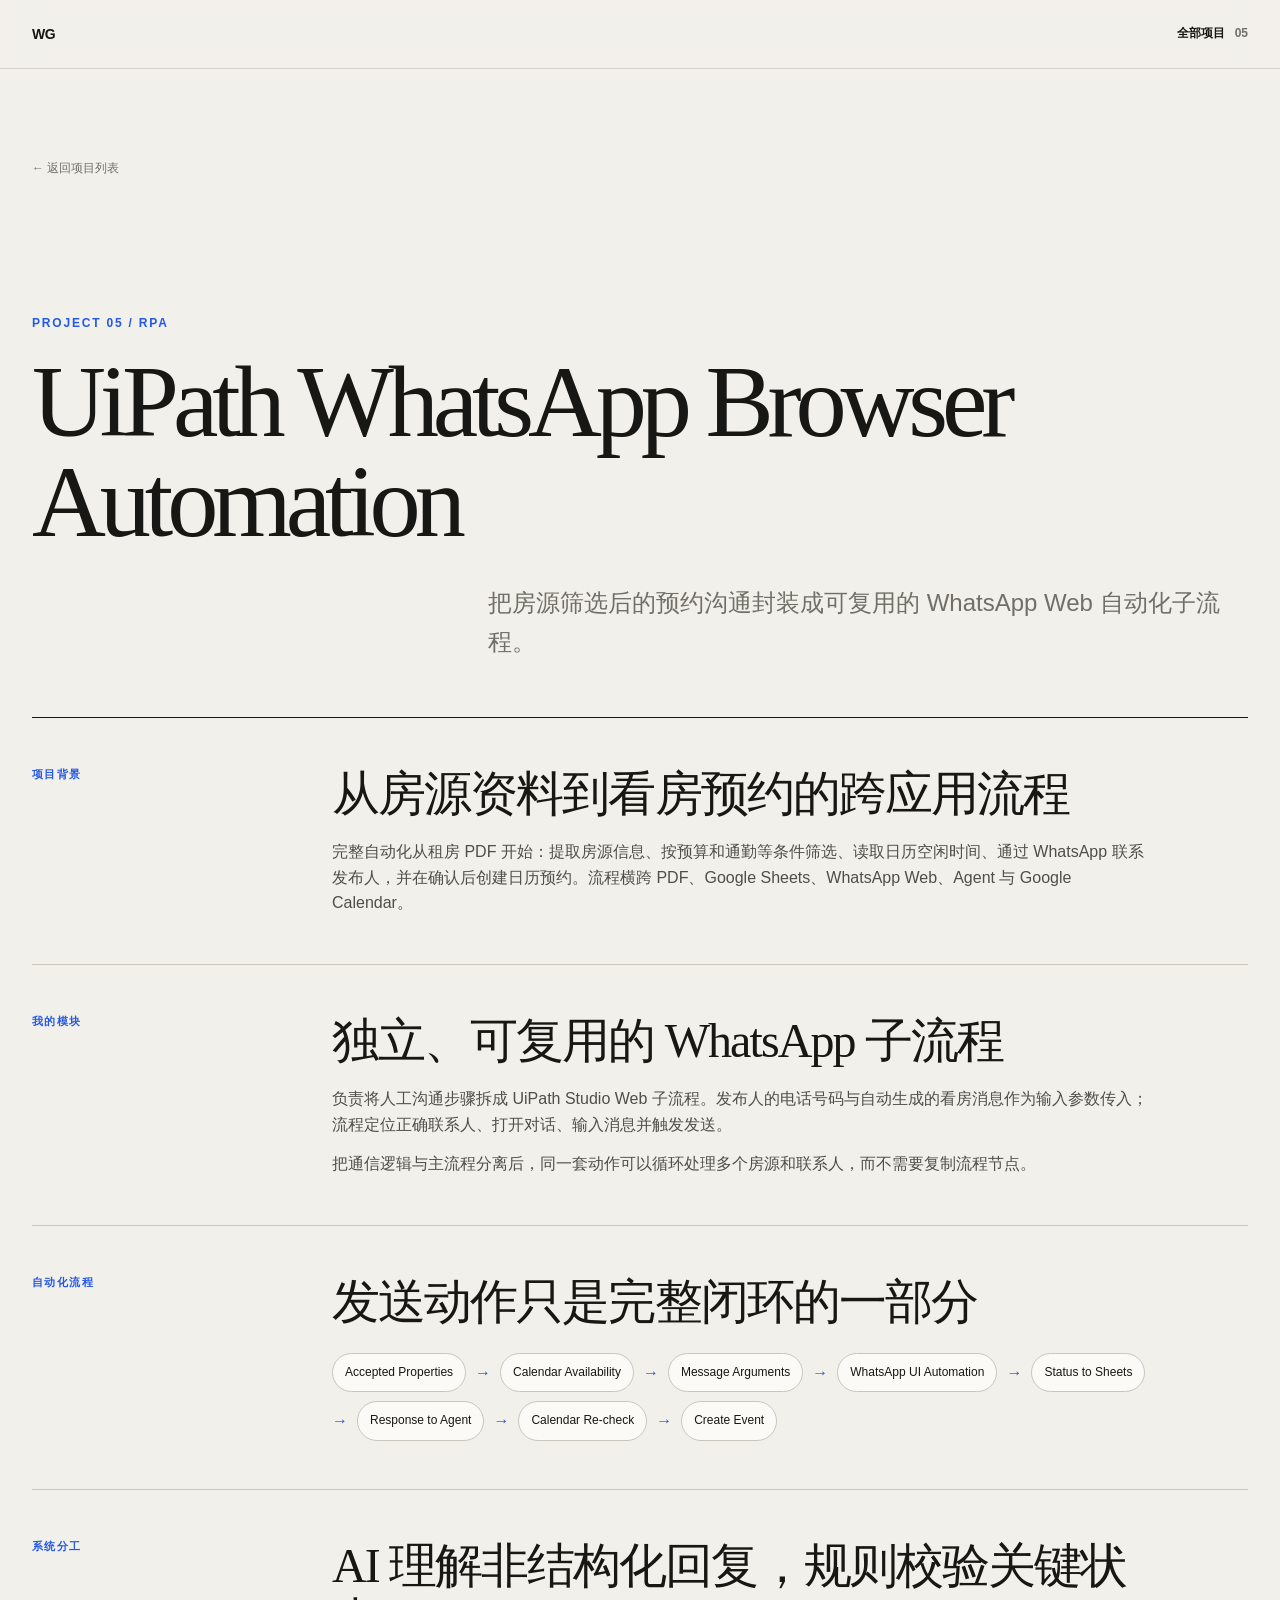
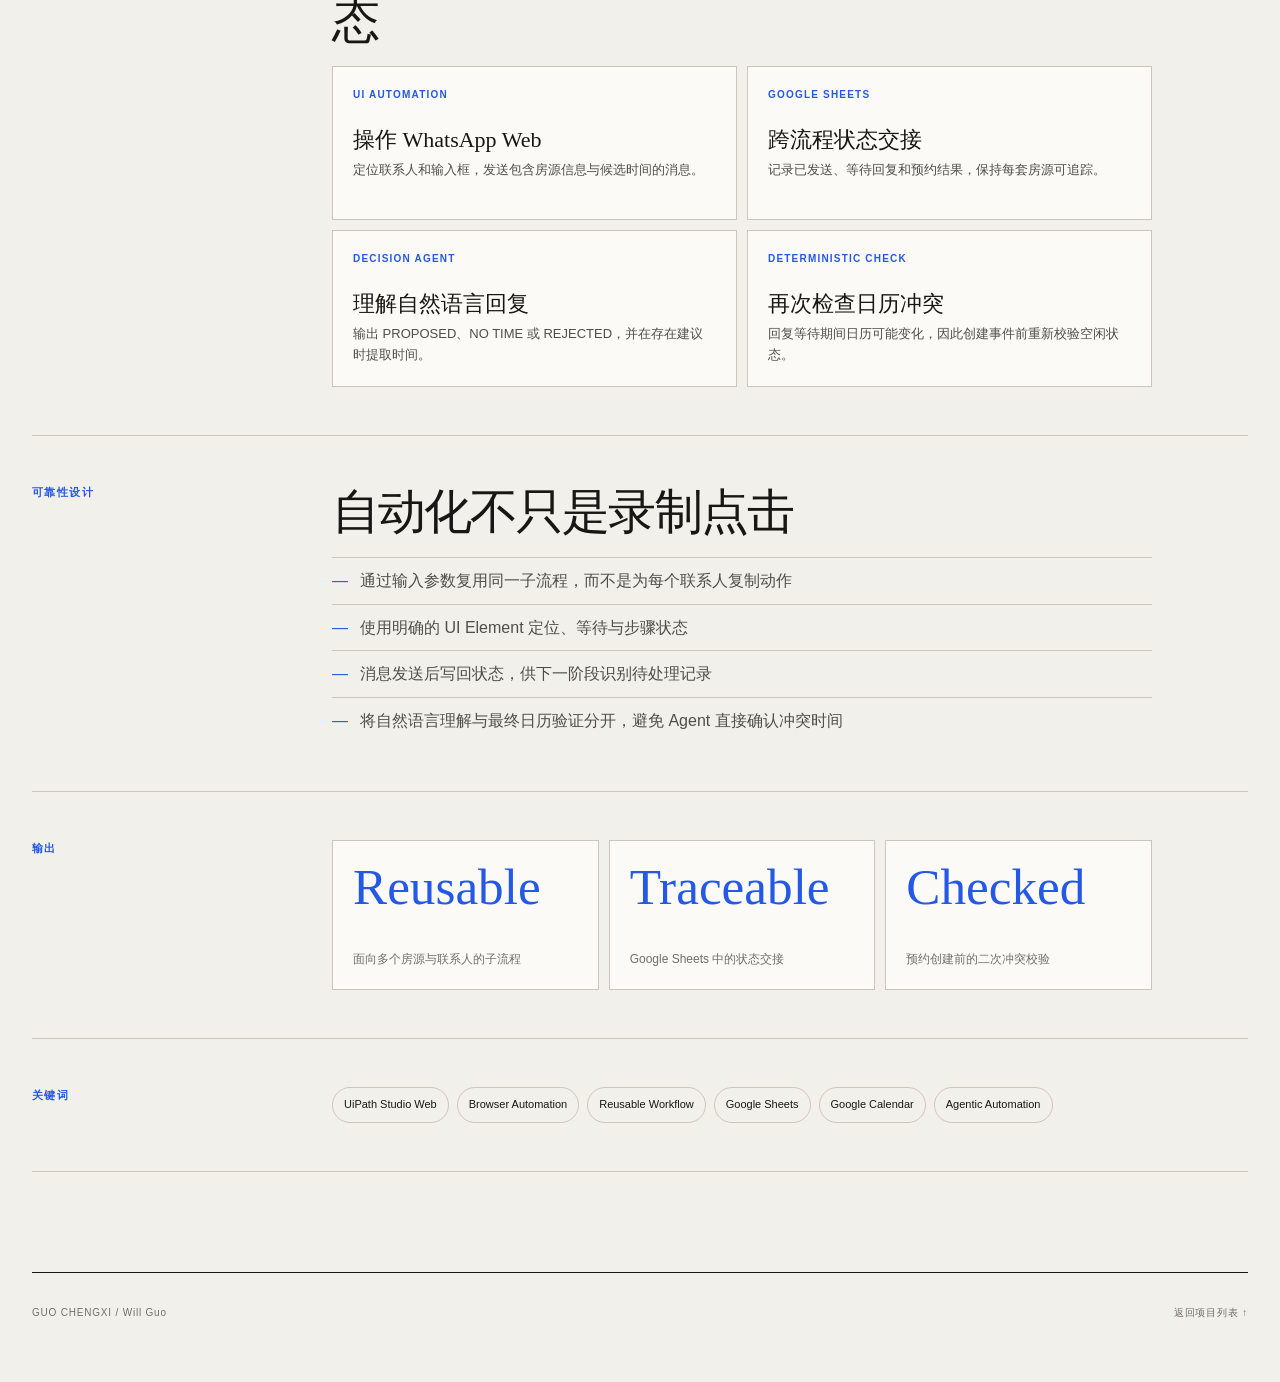
<file: projects/uipath.html>
<!doctype html>
<html lang="zh-CN">
<head>
  <meta charset="utf-8" />
  <meta name="viewport" content="width=device-width, initial-scale=1" />
  <title>UiPath WhatsApp Browser Automation — Will Guo</title>
  <link rel="stylesheet" href="../project.css" />
</head>
<body>
  <header class="site-header project-nav"><nav class="nav shell"><a class="monogram" href="../index.html">WG</a><a class="nav-link" href="../index.html#projects">全部项目 <span>05</span></a></nav></header>
  <main class="project-main">
    <section class="project-hero shell">
      <a class="back" href="../index.html#projects">← 返回项目列表</a>
      <p class="project-index">PROJECT 05 / RPA</p>
      <h1>UiPath WhatsApp Browser Automation</h1>
      <p class="project-lead">把房源筛选后的预约沟通封装成可复用的 WhatsApp Web 自动化子流程。</p>
    </section>

    <section class="case-study shell">
      <article class="case-row"><p class="case-label">项目背景</p><div class="case-content"><h2>从房源资料到看房预约的跨应用流程</h2><p>完整自动化从租房 PDF 开始：提取房源信息、按预算和通勤等条件筛选、读取日历空闲时间、通过 WhatsApp 联系发布人，并在确认后创建日历预约。流程横跨 PDF、Google Sheets、WhatsApp Web、Agent 与 Google Calendar。</p></div></article>

      <article class="case-row"><p class="case-label">我的模块</p><div class="case-content"><h2>独立、可复用的 WhatsApp 子流程</h2><p>负责将人工沟通步骤拆成 UiPath Studio Web 子流程。发布人的电话号码与自动生成的看房消息作为输入参数传入；流程定位正确联系人、打开对话、输入消息并触发发送。</p><p>把通信逻辑与主流程分离后，同一套动作可以循环处理多个房源和联系人，而不需要复制流程节点。</p></div></article>

      <article class="case-row"><p class="case-label">自动化流程</p><div class="case-content"><h2>发送动作只是完整闭环的一部分</h2><div class="flow"><span>Accepted Properties</span><span class="arrow">→</span><span>Calendar Availability</span><span class="arrow">→</span><span>Message Arguments</span><span class="arrow">→</span><span>WhatsApp UI Automation</span><span class="arrow">→</span><span>Status to Sheets</span><span class="arrow">→</span><span>Response to Agent</span><span class="arrow">→</span><span>Calendar Re-check</span><span class="arrow">→</span><span>Create Event</span></div></div></article>

      <article class="case-row"><p class="case-label">系统分工</p><div class="case-content"><h2>AI 理解非结构化回复，规则校验关键状态</h2><div class="system-grid"><div class="system-item"><small>UI AUTOMATION</small><strong>操作 WhatsApp Web</strong><p>定位联系人和输入框，发送包含房源信息与候选时间的消息。</p></div><div class="system-item"><small>GOOGLE SHEETS</small><strong>跨流程状态交接</strong><p>记录已发送、等待回复和预约结果，保持每套房源可追踪。</p></div><div class="system-item"><small>DECISION AGENT</small><strong>理解自然语言回复</strong><p>输出 PROPOSED、NO TIME 或 REJECTED，并在存在建议时提取时间。</p></div><div class="system-item"><small>DETERMINISTIC CHECK</small><strong>再次检查日历冲突</strong><p>回复等待期间日历可能变化，因此创建事件前重新校验空闲状态。</p></div></div></div></article>

      <article class="case-row"><p class="case-label">可靠性设计</p><div class="case-content"><h2>自动化不只是录制点击</h2><ul><li>通过输入参数复用同一子流程，而不是为每个联系人复制动作</li><li>使用明确的 UI Element 定位、等待与步骤状态</li><li>消息发送后写回状态，供下一阶段识别待处理记录</li><li>将自然语言理解与最终日历验证分开，避免 Agent 直接确认冲突时间</li></ul></div></article>

      <article class="case-row"><p class="case-label">输出</p><div class="case-content"><div class="result-grid"><div class="result"><strong>Reusable</strong><span>面向多个房源与联系人的子流程</span></div><div class="result"><strong>Traceable</strong><span>Google Sheets 中的状态交接</span></div><div class="result"><strong>Checked</strong><span>预约创建前的二次冲突校验</span></div></div></div></article>

      <article class="case-row"><p class="case-label">关键词</p><div class="case-content keywords"><span>UiPath Studio Web</span><span>Browser Automation</span><span>Reusable Workflow</span><span>Google Sheets</span><span>Google Calendar</span><span>Agentic Automation</span></div></article>
    </section>
  </main>
  <footer class="footer shell"><span>GUO CHENGXI / Will Guo</span><a href="../index.html#projects">返回项目列表 ↑</a></footer>
</body>
</html>
</file>
<file: styles.css>
:root {
  --paper: #f2f0ea;
  --ink: #171714;
  --muted: #706f68;
  --line: #c9c6bc;
  --accent: #2458e6;
  --accent-soft: #dbe3ff;
  --white: #fbfaf6;
}

* { box-sizing: border-box; }
html { scroll-behavior: smooth; }
body {
  margin: 0;
  color: var(--ink);
  background: var(--paper);
  font-family: Inter, ui-sans-serif, -apple-system, BlinkMacSystemFont, "Segoe UI", "PingFang SC", "Hiragino Sans GB", "Microsoft YaHei", sans-serif;
  line-height: 1.6;
  -webkit-font-smoothing: antialiased;
}
a { color: inherit; text-decoration: none; }
.shell { width: min(1240px, calc(100% - 64px)); margin-inline: auto; }

.site-header { position: sticky; top: 0; z-index: 20; border-bottom: 1px solid rgba(201,198,188,.72); background: rgba(242,240,234,.88); backdrop-filter: blur(18px); }
.nav { height: 68px; display: flex; align-items: center; justify-content: space-between; }
.monogram { font-size: 14px; font-weight: 800; letter-spacing: -.04em; }
.nav-link { display: flex; align-items: center; gap: 10px; font-size: 12px; font-weight: 700; }
.nav-link span { color: var(--muted); font-variant-numeric: tabular-nums; }

.hero { min-height: 650px; padding: 52px 0 72px; display: grid; grid-template-columns: minmax(0, .92fr) minmax(420px, 1.08fr); gap: 72px; align-items: stretch; }
.identity-panel { display: flex; flex-direction: column; }
.kicker, .card-type { margin: 0; color: var(--accent); font-size: 10px; font-weight: 780; letter-spacing: .16em; }
.identity-panel h1 { max-width: 650px; margin: 88px 0 0; font-family: "Helvetica Neue", Arial, sans-serif; font-size: clamp(48px, 5.4vw, 72px); font-weight: 750; line-height: .98; letter-spacing: -.065em; }
.identity-panel h1 span { display: block; margin-top: 10px; font-family: Georgia, "Times New Roman", serif; font-weight: 400; font-style: italic; letter-spacing: -.045em; }
.education { margin-top: auto; padding-top: 24px; border-top: 1px solid var(--ink); }
.education > div:not(.education-arrow) { display: grid; grid-template-columns: 36px 1fr; align-items: baseline; font-family: Georgia, "Times New Roman", serif; font-size: clamp(17px, 1.8vw, 24px); }
.education small { color: var(--muted); font-family: Inter, sans-serif; font-size: 10px; }
.education-arrow { margin: 10px 0 10px 36px; color: var(--accent); }

.index-panel { padding: 24px 28px; color: var(--white); background: var(--accent); display: flex; flex-direction: column; }
.index-panel-head { display: flex; justify-content: space-between; align-items: flex-start; font-size: 10px; font-weight: 750; letter-spacing: .15em; }
.index-panel-head strong { font-family: Georgia, serif; font-size: 74px; font-weight: 400; line-height: .8; letter-spacing: -.06em; }
.index-panel ol { margin: auto 0 0; padding: 0; list-style: none; border-top: 1px solid rgba(255,255,255,.42); }
.index-panel li { border-bottom: 1px solid rgba(255,255,255,.42); }
.index-panel a { min-height: 76px; display: grid; grid-template-columns: 34px 1fr 18px; gap: 14px; align-items: center; transition: padding .22s ease, background-color .22s ease; }
.index-panel a:hover { padding-inline: 10px; background: rgba(255,255,255,.1); }
.index-panel a span { opacity: .62; font-size: 10px; }
.index-panel a em { font-family: Georgia, "Songti SC", "STSong", serif; font-size: clamp(16px, 1.7vw, 22px); font-style: normal; line-height: 1.25; }
.index-panel a b { font-weight: 400; }

.projects { padding: 104px 0 100px; scroll-margin-top: 68px; }
.section-label { display: flex; justify-content: space-between; padding-bottom: 12px; border-bottom: 1px solid var(--ink); font-size: 10px; font-weight: 760; letter-spacing: .14em; }
.section-label span:last-child { color: var(--muted); }
.project-list { border-top: 1px solid var(--line); }
.project-card { position: relative; min-height: 260px; padding: 34px 58px 34px 0; display: grid; grid-template-columns: 64px minmax(280px, .9fr) minmax(320px, 1.1fr); gap: 28px; border-bottom: 1px solid var(--line); transition: background-color .22s ease, padding-left .22s ease; scroll-margin-top: 90px; }
.project-card:hover { padding-left: 18px; background: var(--white); }
.card-number { color: var(--muted); font-size: 11px; font-variant-numeric: tabular-nums; }
.card-title h2 { margin: 28px 0 0; max-width: 480px; font-family: Georgia, "Songti SC", "STSong", serif; font-size: clamp(29px, 3.5vw, 48px); font-weight: 500; line-height: 1.08; letter-spacing: -.045em; }
.card-detail { padding-top: 38px; display: flex; flex-direction: column; align-items: flex-start; }
.card-detail > p { max-width: 520px; margin: 0; color: var(--muted); font-size: 14px; }
.metrics, .tags { margin-top: auto; padding-top: 30px; display: flex; flex-wrap: wrap; gap: 8px; }
.metrics span, .tags span { padding: 7px 10px; border: 1px solid var(--line); border-radius: 999px; background: rgba(251,250,246,.62); font-size: 10px; }
.metrics strong { color: var(--accent); font-size: 13px; }
.card-arrow { position: absolute; right: 4px; top: 31px; font-size: 20px; transition: transform .22s ease; }
.project-card:hover .card-arrow { transform: translate(4px,-4px); }

.footer { min-height: 110px; padding: 32px 0; border-top: 1px solid var(--ink); display: flex; justify-content: space-between; align-items: flex-start; color: var(--muted); font-size: 10px; letter-spacing: .08em; }

@media (max-width: 900px) {
  .hero { min-height: auto; grid-template-columns: 1fr; gap: 42px; }
  .identity-panel { min-height: 430px; }
  .identity-panel h1 { margin-top: 70px; }
  .index-panel { min-height: 520px; }
  .project-card { grid-template-columns: 48px 1fr; }
  .card-detail { grid-column: 2; padding-top: 0; }
}

@media (max-width: 620px) {
  .shell { width: min(100% - 30px, 1240px); }
  .hero { padding: 42px 0 56px; }
  .identity-panel { min-height: 390px; }
  .identity-panel h1 { font-size: 44px; }
  .index-panel { min-height: 480px; padding: 22px 18px; }
  .index-panel a { min-height: 70px; }
  .project-card { min-height: 390px; padding: 26px 36px 26px 0; grid-template-columns: 34px 1fr; gap: 12px; }
  .project-card:hover { padding-left: 8px; }
  .card-title h2 { font-size: 34px; }
  .card-detail { padding-top: 14px; }
  .metrics, .tags { padding-top: 28px; }
  .card-arrow { right: 2px; top: 23px; }
}

@media (prefers-reduced-motion: reduce) {
  html { scroll-behavior: auto; }
  *, *::before, *::after { transition: none !important; }
}
</file>
<file: project.css>
@import url('./styles.css');

.project-nav { position: static; }
.project-main { padding: 0 0 100px; }
.project-hero {
  min-height: 72svh;
  padding: 90px 0 56px;
  display: flex;
  flex-direction: column;
  justify-content: space-between;
}
.back { width: fit-content; color: var(--muted); font-size: 12px; }
.project-index { margin: auto 0 18px; color: var(--accent); font-size: 12px; font-weight: 750; letter-spacing: .15em; }
.project-hero h1 {
  max-width: 1060px;
  margin: 0;
  font-family: Georgia, "Songti SC", "STSong", serif;
  font-size: clamp(50px, 8vw, 110px);
  font-weight: 500;
  line-height: .98;
  letter-spacing: -.06em;
}
.project-lead { max-width: 760px; margin: 32px 0 0 auto; color: var(--muted); font-size: clamp(17px, 2vw, 24px); }

.case-study { border-top: 1px solid var(--ink); }
.case-row {
  display: grid;
  grid-template-columns: 260px minmax(0, 1fr);
  gap: 40px;
  padding: 48px 0;
  border-bottom: 1px solid var(--line);
}
.case-label { margin: 0; color: var(--accent); font-size: 11px; font-weight: 750; letter-spacing: .13em; text-transform: uppercase; }
.case-content { max-width: 820px; }
.case-content h2 { margin: 0 0 18px; font-family: Georgia, "Songti SC", "STSong", serif; font-size: clamp(28px, 4vw, 48px); font-weight: 500; line-height: 1.15; letter-spacing: -.04em; }
.case-content p { margin: 0 0 14px; color: #4f4e49; font-size: 16px; }
.case-content p:last-child { margin-bottom: 0; }
.case-content ul { margin: 18px 0 0; padding: 0; list-style: none; }
.case-content li { padding: 10px 0; border-top: 1px solid var(--line); color: #4f4e49; }
.case-content li::before { content: "—"; margin-right: 12px; color: var(--accent); }
.flow {
  margin-top: 24px;
  display: flex;
  flex-wrap: wrap;
  align-items: center;
  gap: 9px;
}
.flow span:not(.arrow) { padding: 9px 12px; border: 1px solid var(--line); border-radius: 999px; background: var(--white); font-size: 12px; }
.arrow { color: var(--accent); }
.result-grid { display: grid; grid-template-columns: repeat(3, 1fr); gap: 10px; }
.result {
  min-height: 150px;
  padding: 20px;
  display: flex;
  flex-direction: column;
  justify-content: space-between;
  border: 1px solid var(--line);
  background: var(--white);
}
.result strong { color: var(--accent); font-family: Georgia, "Times New Roman", serif; font-size: clamp(32px, 4vw, 52px); font-weight: 500; line-height: 1; }
.result span { color: var(--muted); font-size: 12px; }
.keywords { display: flex; flex-wrap: wrap; gap: 8px; }
.keywords span { padding: 8px 11px; border: 1px solid var(--line); border-radius: 999px; font-size: 11px; }
.system-grid { display: grid; grid-template-columns: repeat(2, 1fr); gap: 10px; }
.system-item { min-height: 154px; padding: 20px; border: 1px solid var(--line); background: var(--white); }
.system-item small { display: block; margin-bottom: 24px; color: var(--accent); font-size: 10px; font-weight: 750; letter-spacing: .12em; }
.system-item strong { display: block; margin-bottom: 8px; font-family: Georgia, "Songti SC", "STSong", serif; font-size: 22px; font-weight: 500; line-height: 1.15; }
.system-item p { margin: 0; font-size: 13px; }
.score-table { width: 100%; border-collapse: collapse; }
.score-table th, .score-table td { padding: 13px 10px; border-bottom: 1px solid var(--line); text-align: left; font-size: 13px; }
.score-table th { color: var(--muted); font-size: 10px; letter-spacing: .1em; text-transform: uppercase; }
.score-table td strong { color: var(--accent); }
.note { margin-top: 20px !important; padding: 14px 16px; border-left: 2px solid var(--accent); background: var(--accent-soft); color: var(--ink) !important; font-size: 13px !important; }
.case-content .result-grid + p { margin-top: 18px; }

@media (max-width: 760px) {
  .project-hero { min-height: 640px; padding-top: 64px; }
  .project-lead { margin-left: 0; }
  .case-row { grid-template-columns: 1fr; gap: 18px; padding: 36px 0; }
  .result-grid { grid-template-columns: 1fr; }
  .result { min-height: 120px; }
  .system-grid { grid-template-columns: 1fr; }
  .score-table { display: block; overflow-x: auto; }
}
</file>
